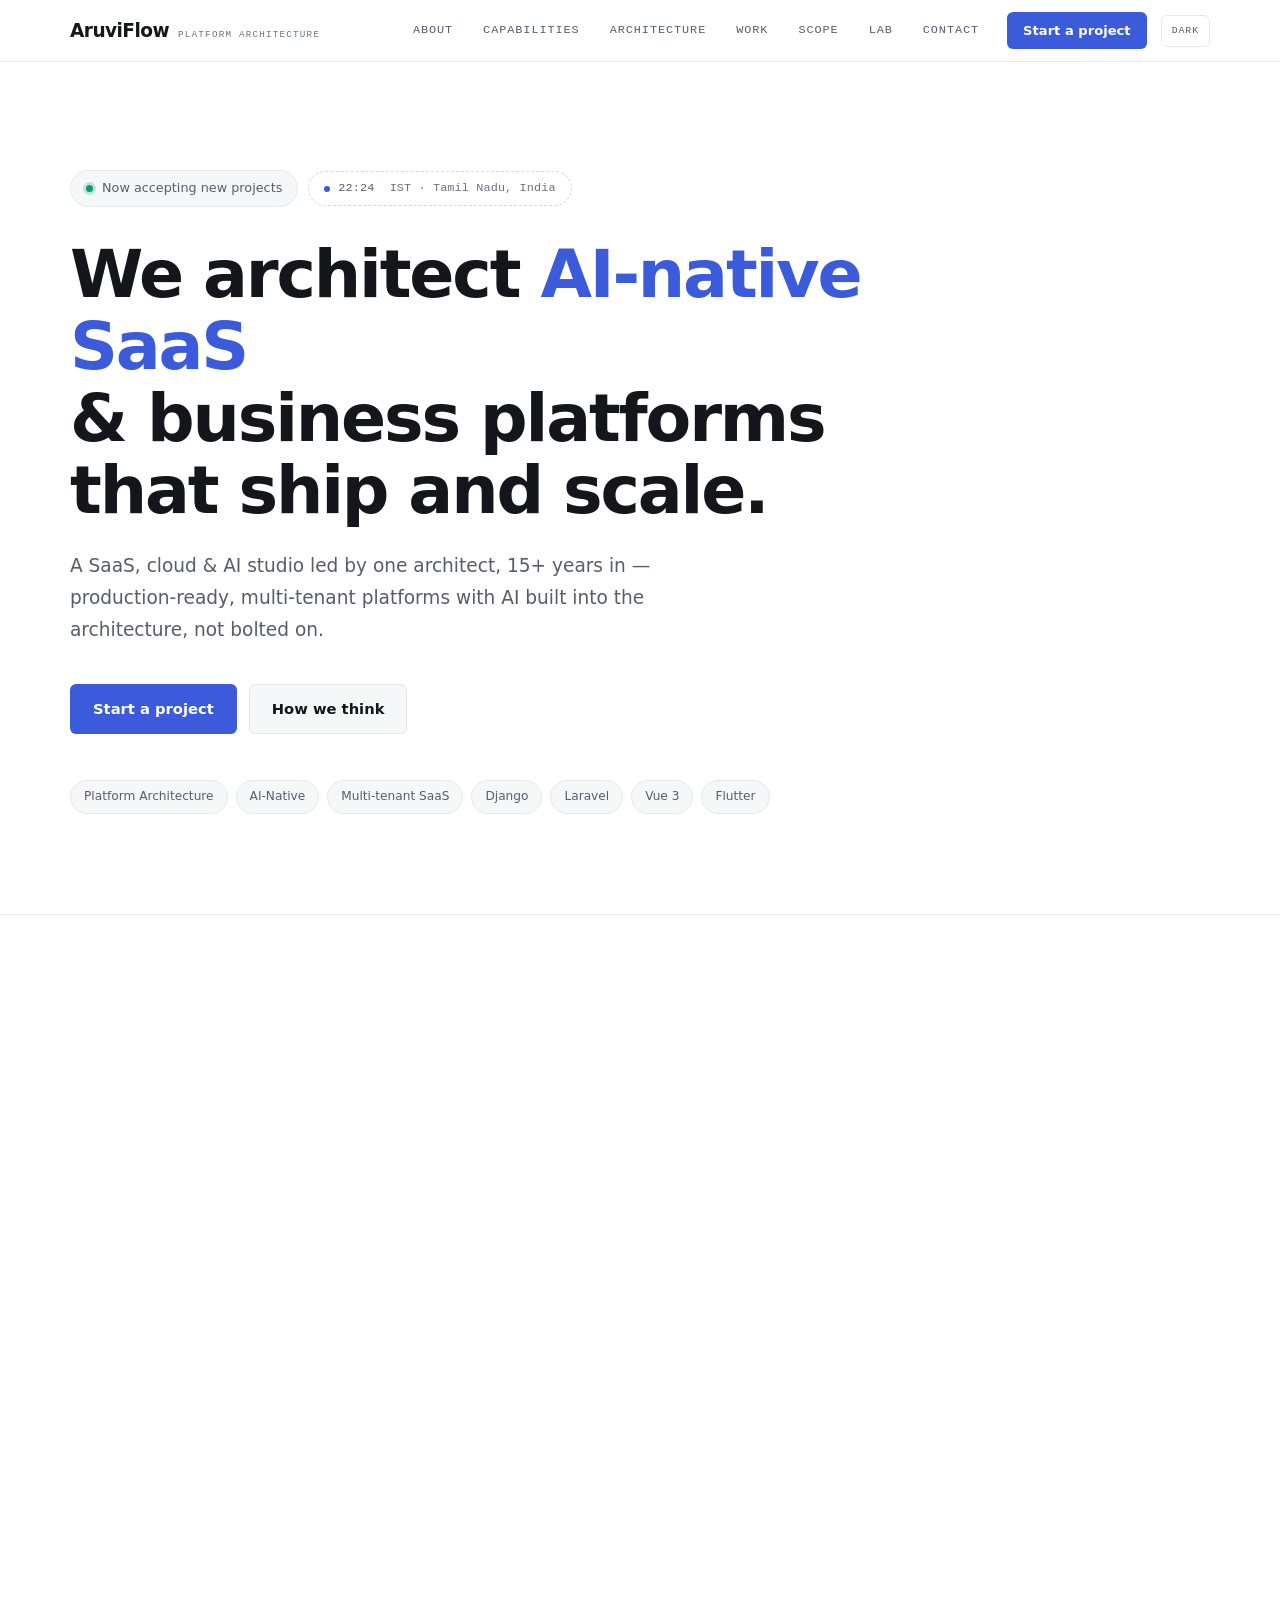
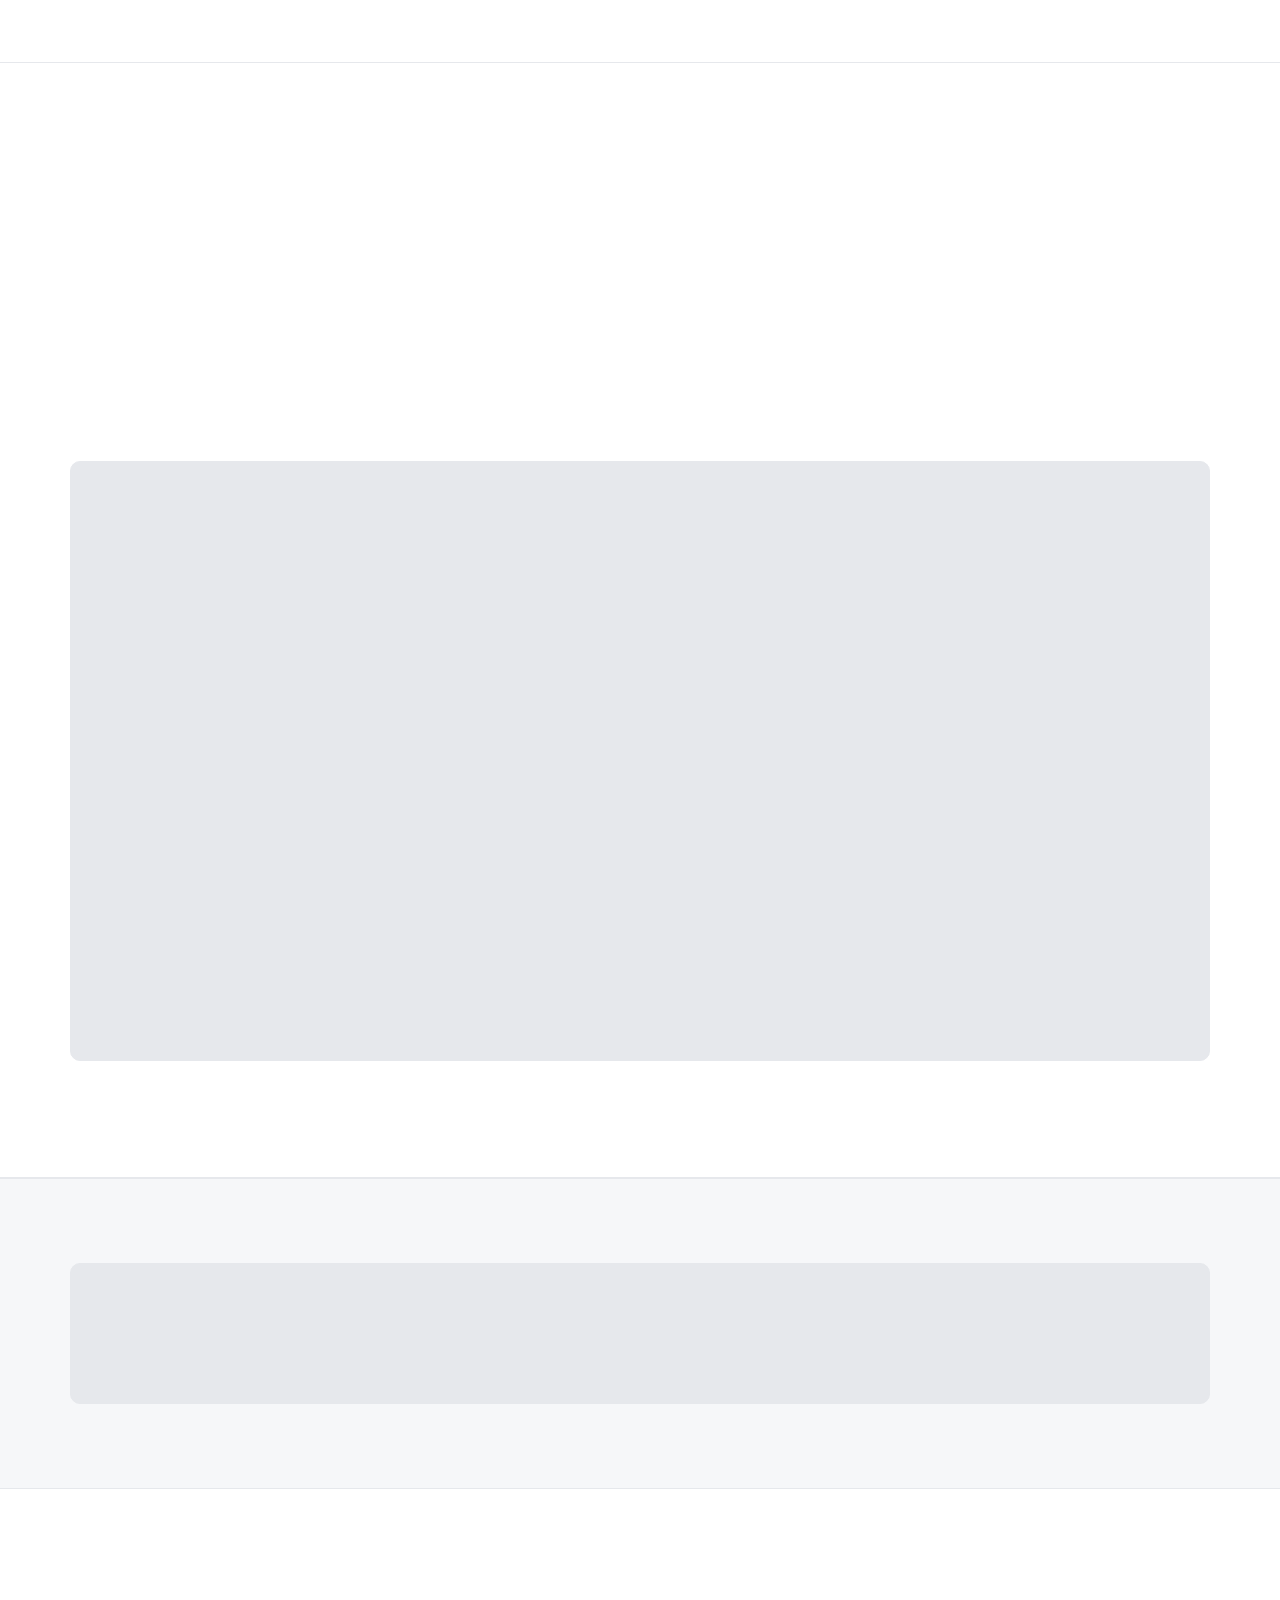
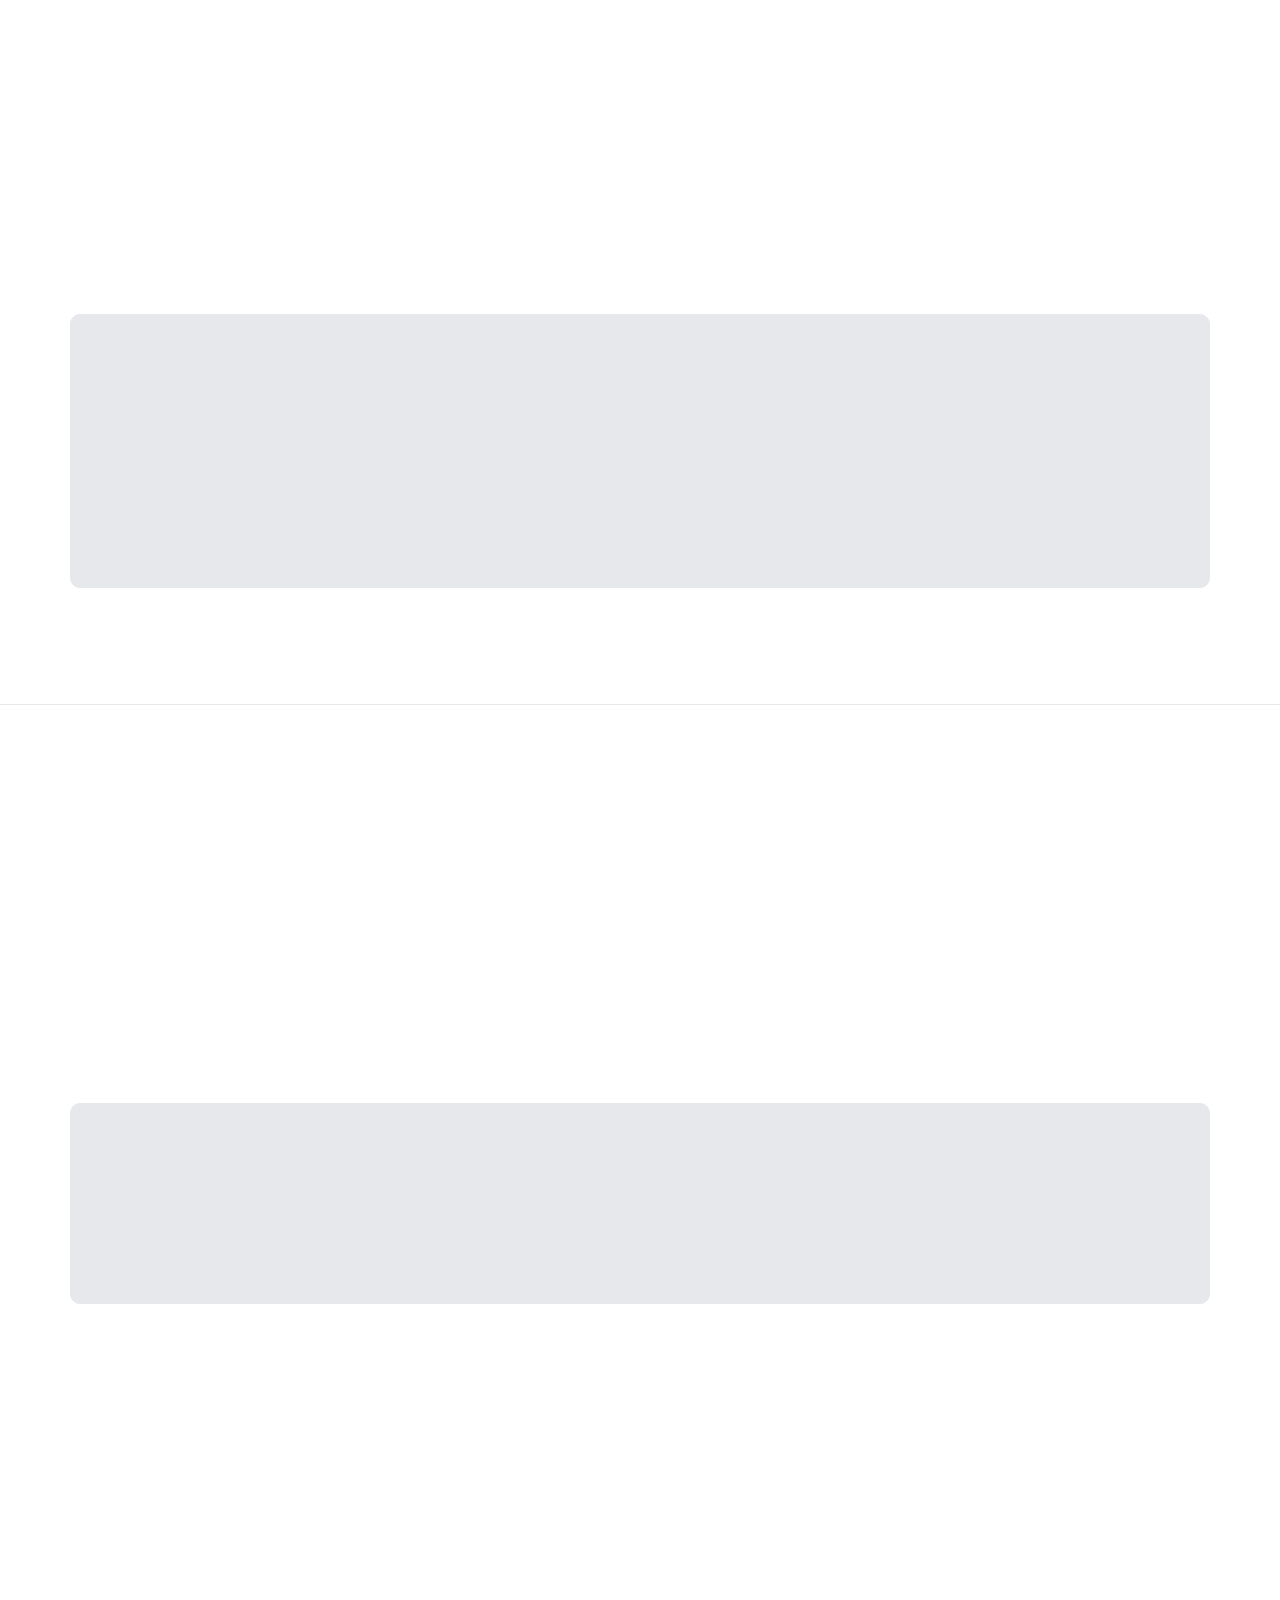
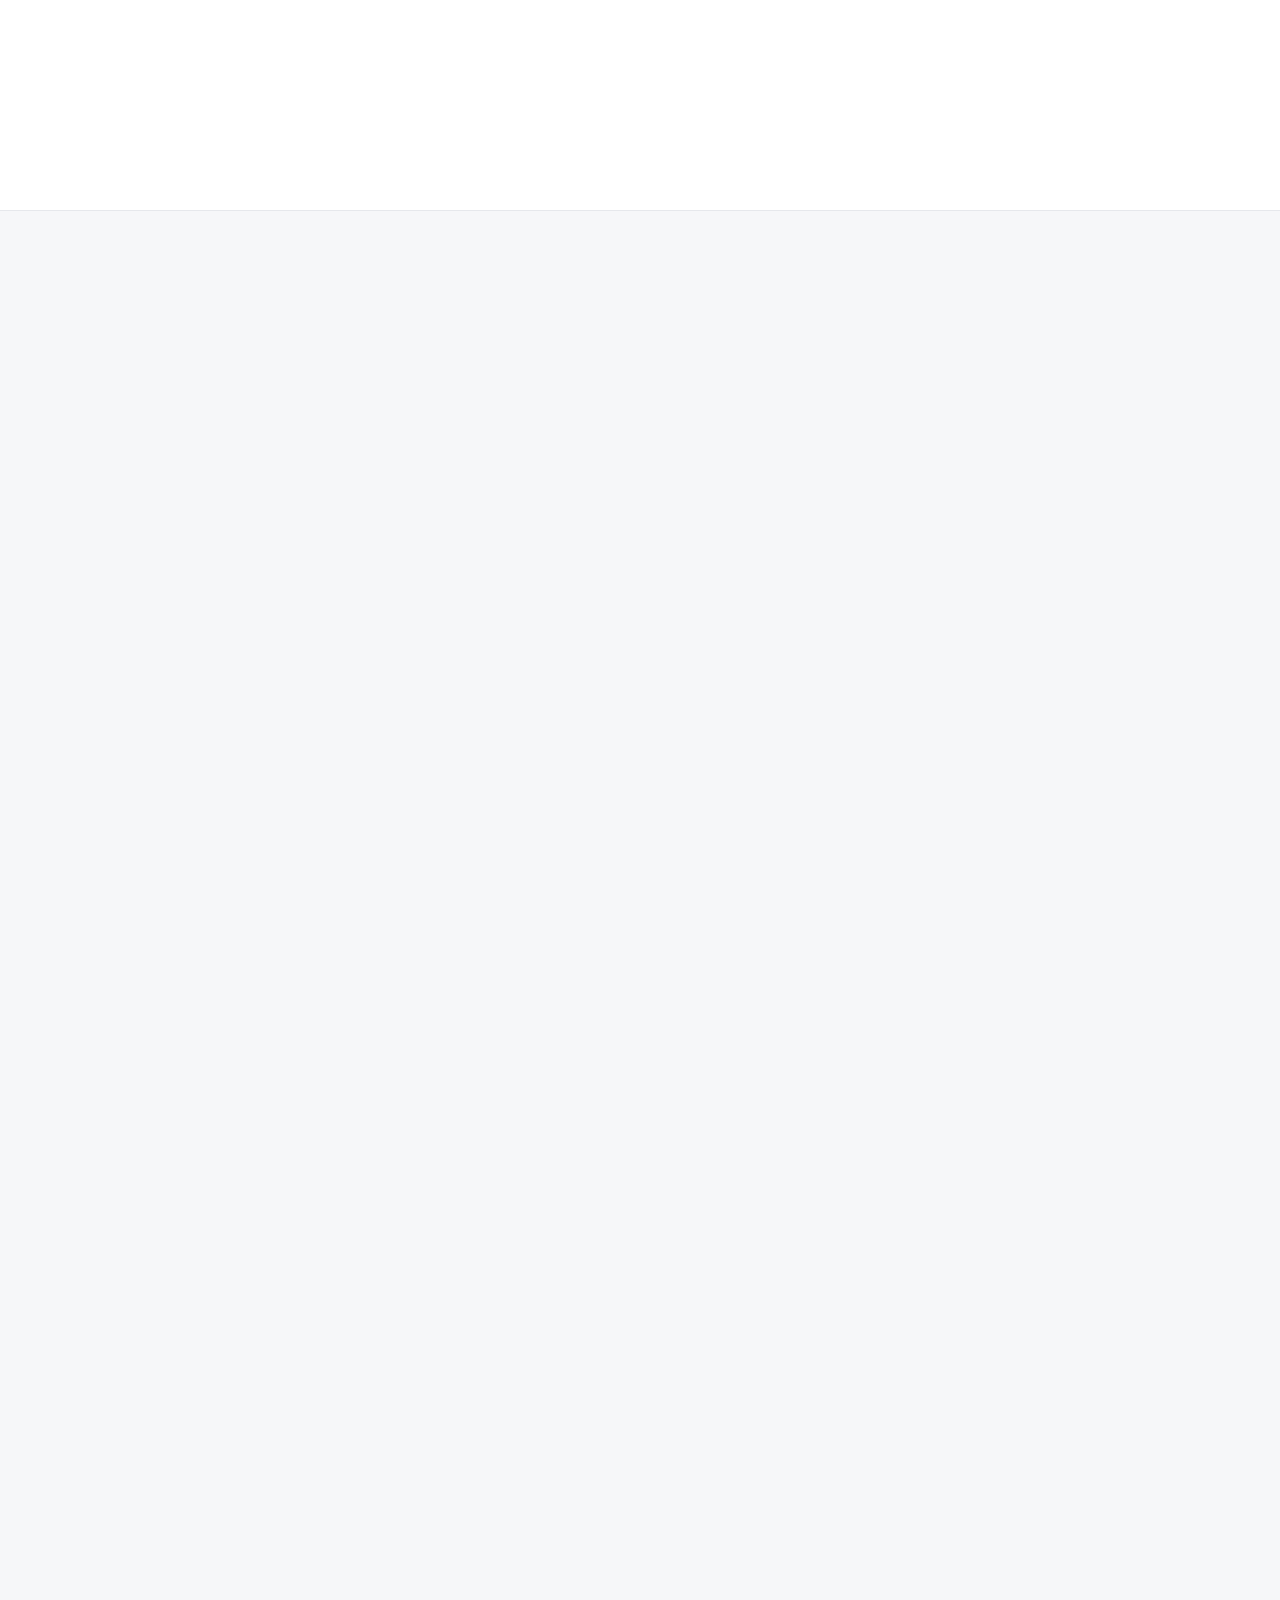
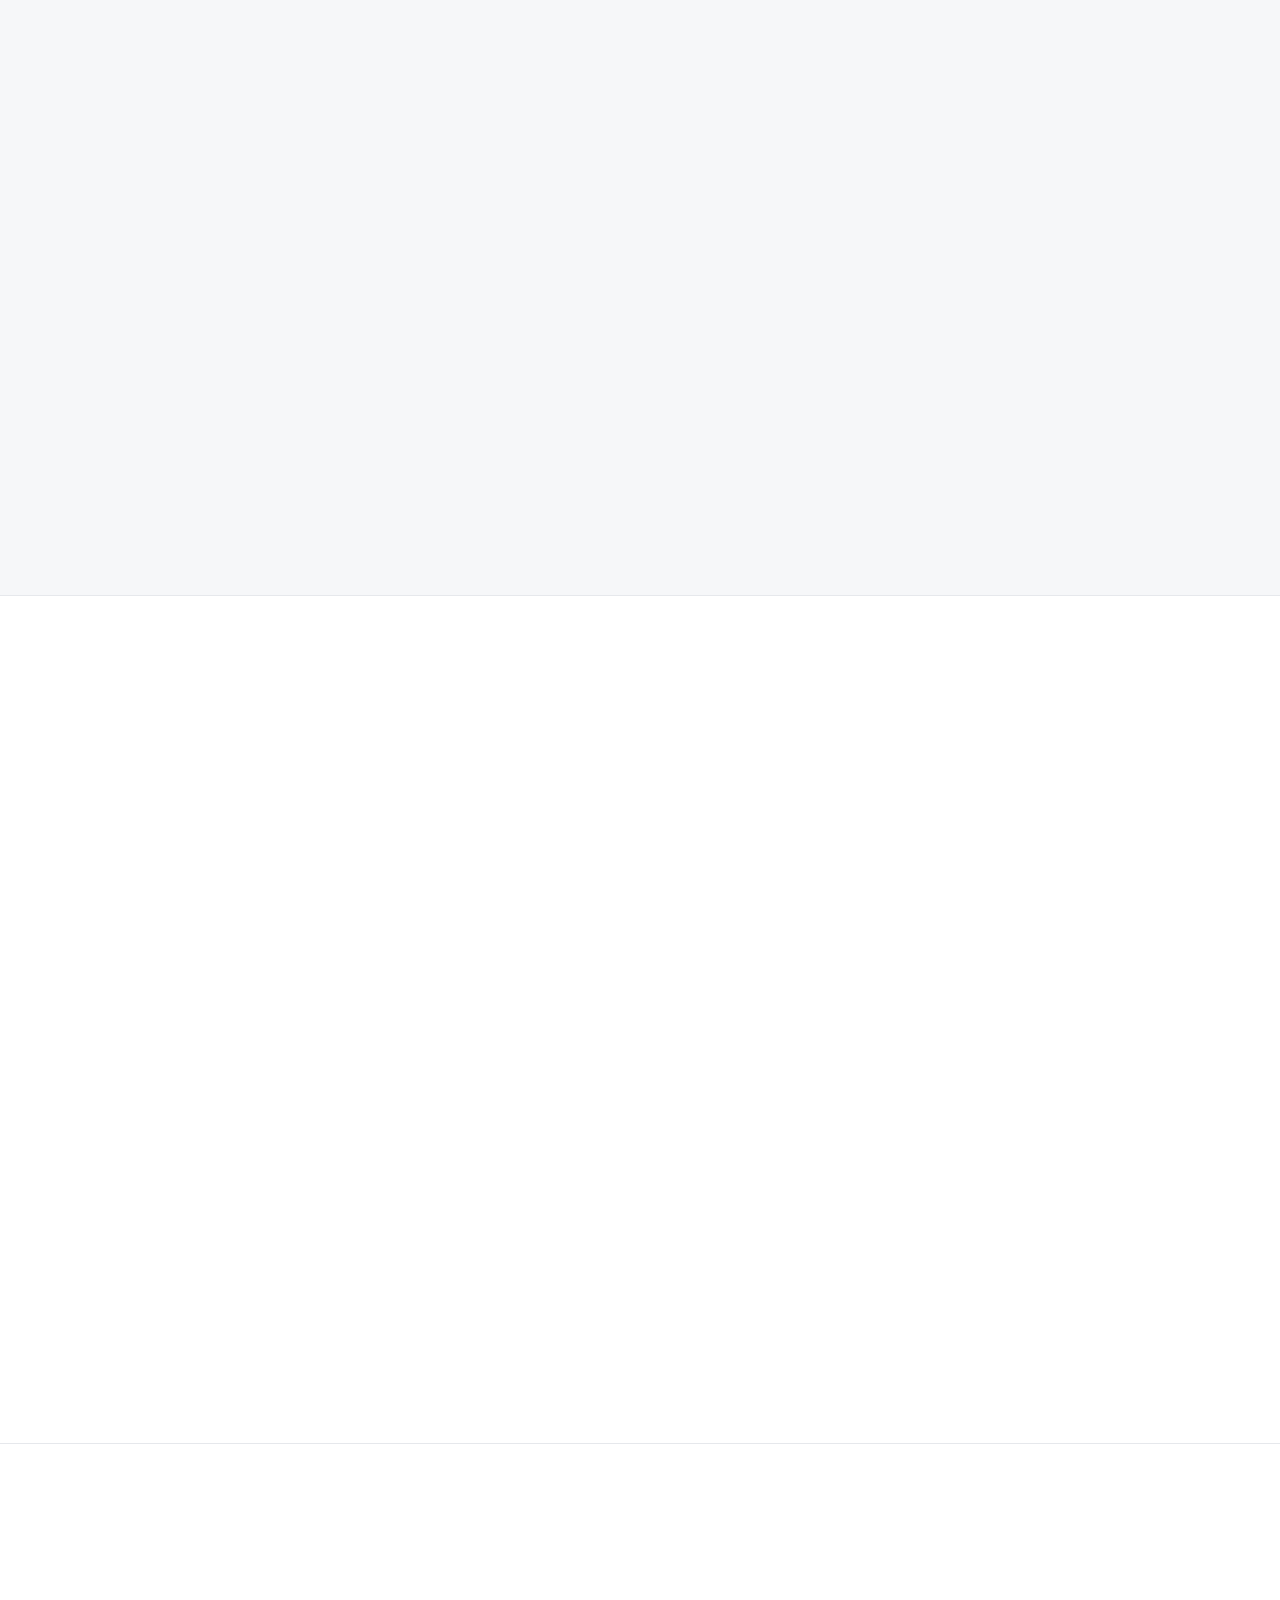
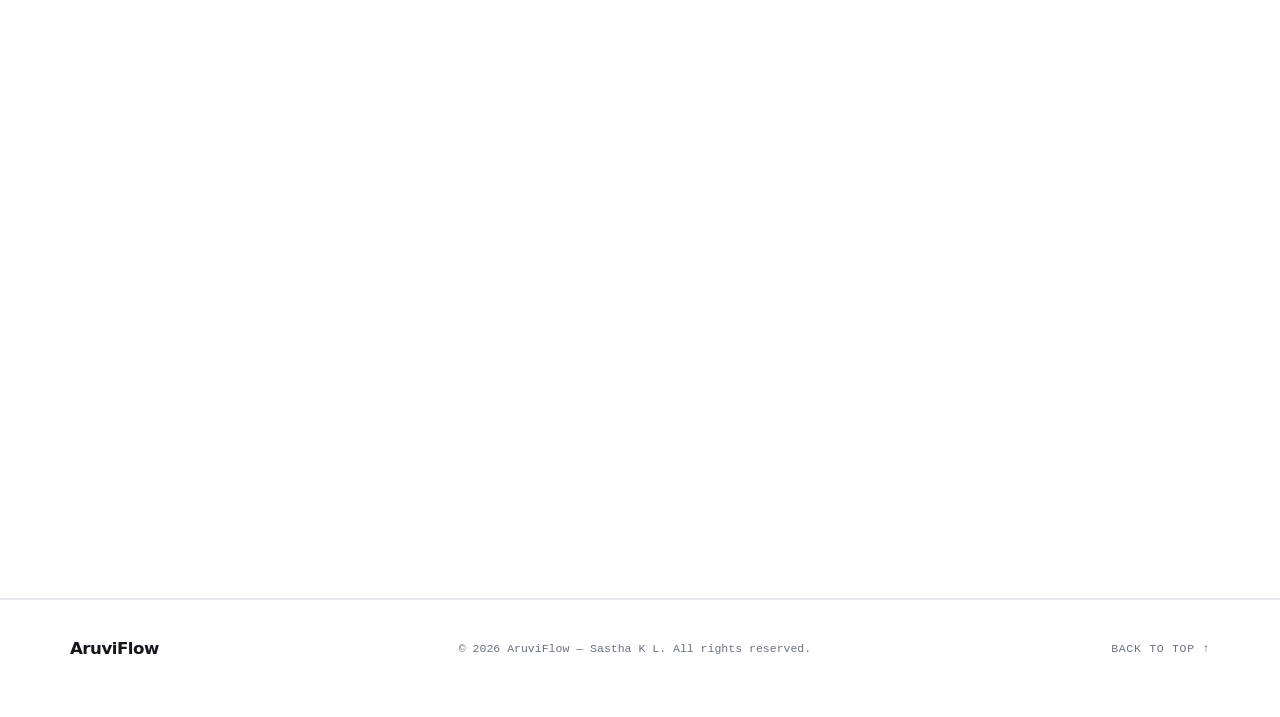
<file: index.html>
<!DOCTYPE html>
<html lang="en">
<head>
    <meta charset="utf-8">
    <meta name="viewport" content="width=device-width, initial-scale=1">

    <!-- Security -->
    <meta http-equiv="Content-Security-Policy" content="
        default-src 'self';
        script-src 'self' https://www.googletagmanager.com https://www.google-analytics.com 'sha256-RByDkCcnzLSKVJ3rVfwYLMP2LR/QWaaLNTM5FGh+5gU=' 'sha256-ZKvz+NFVdzP2Sm31XbYA5i2mt7OTs+WclTfn6lhSI10=';
        style-src 'self' https://fonts.googleapis.com;
        font-src 'self' https://fonts.gstatic.com;
        img-src 'self' data: https://www.google-analytics.com;
        connect-src 'self' https://www.google-analytics.com https://analytics.google.com https://stats.g.doubleclick.net https://formspree.io;
        form-action 'self' https://formspree.io;
        frame-ancestors 'none';
        base-uri 'self';
        object-src 'none';
        upgrade-insecure-requests;
    ">
    <meta http-equiv="X-Content-Type-Options" content="nosniff">
    <meta http-equiv="Referrer-Policy" content="strict-origin-when-cross-origin">
    <meta http-equiv="Permissions-Policy" content="camera=(), microphone=(), geolocation=(), payment=()">
    <meta name="description" content="AruviFlow is a SaaS, cloud & AI architecture studio led by an independent platform architect with 15+ years' experience. We design and build AI-native, multi-tenant SaaS and business platforms — Django, Laravel, Vue 3, Flutter, Azure.">
    <meta name="keywords" content="AI-native architecture, platform architecture, multi-tenant SaaS, RAG systems, AI agents, workflow automation, LLM integration, SaaS development, Django development, Django Ninja, Laravel development, Vue 3, Flutter, offline-first, cloud infrastructure, Azure, Cloudflare, Stripe integration, Razorpay integration, vertical SaaS">
    <meta name="author" content="Sastha K L — AruviFlow">
    <meta name="robots" content="index, follow">
    <meta name="theme-color" content="#FFFFFF" media="(prefers-color-scheme: light)">
    <meta name="theme-color" content="#0B0C0E" media="(prefers-color-scheme: dark)">
    <link rel="canonical" href="https://aruviflow.com/">

    <!-- Open Graph -->
    <meta property="og:type" content="website">
    <meta property="og:url" content="https://aruviflow.com/">
    <meta property="og:site_name" content="AruviFlow">
    <meta property="og:title" content="AruviFlow | AI-Native SaaS & Platform Architecture Studio">
    <meta property="og:description" content="A SaaS, cloud & AI studio led by an independent platform architect with 15+ years' experience — building AI-native, multi-tenant platforms with Django, Laravel, Vue 3, Flutter, and Azure.">
    <meta property="og:image" content="https://aruviflow.com/assets/images/og-image.png">
    <meta property="og:image:width" content="1200">
    <meta property="og:image:height" content="630">
    <meta property="og:locale" content="en_US">

    <!-- Twitter / X -->
    <meta name="twitter:card" content="summary_large_image">
    <meta name="twitter:site" content="@aruviflow">
    <meta name="twitter:title" content="AruviFlow | AI-Native SaaS & Platform Architecture Studio">
    <meta name="twitter:description" content="A SaaS, cloud & AI studio led by an independent platform architect with 15+ years' experience — building AI-native, multi-tenant platforms with Django, Laravel, Vue 3, Flutter, and Azure.">
    <meta name="twitter:image" content="https://aruviflow.com/assets/images/og-image.png">

    <link rel="manifest" href="/manifest.json">
    <title>AruviFlow | AI-Native SaaS & Platform Architecture Studio</title>

    <!-- JSON-LD Structured Data -->
    <script type="application/ld+json">
    {
        "@context": "https://schema.org",
        "@type": "Organization",
        "name": "AruviFlow",
        "url": "https://aruviflow.com",
        "logo": "https://aruviflow.com/assets/images/logo.png",
        "description": "AruviFlow is a SaaS, cloud and AI architecture studio led by an independent platform architect with 15+ years' experience, designing and building AI-native, multi-tenant SaaS and business platforms for startups and growing businesses.",
        "email": "hello@aruviflow.com",
        "founder": {
            "@type": "Person",
            "name": "Sastha K L",
            "jobTitle": "Independent Platform Architect",
            "sameAs": ["https://github.com/frozonfreak"]
        },
        "address": {
            "@type": "PostalAddress",
            "addressRegion": "Tamil Nadu",
            "addressCountry": "IN"
        },
        "areaServed": "Worldwide",
        "serviceType": ["Platform Architecture", "Multi-tenant SaaS Development", "AI-Native Application Architecture", "LLM & RAG Integration", "Cloud Infrastructure", "Mobile App Development", "Payments Integration"],
        "sameAs": [
            "https://github.com/frozonfreak"
        ]
    }
    </script>
    <script type="application/ld+json">
    {
        "@context": "https://schema.org",
        "@type": "WebSite",
        "name": "AruviFlow",
        "url": "https://aruviflow.com"
    }
    </script>

    <!-- Google tag (gtag.js) -->
    <script async src="https://www.googletagmanager.com/gtag/js?id=G-XS0SCLLDST"></script>

    <!-- Set colour theme before paint (no flash) -->
    <script src="assets/js/theme.js"></script>

    <link rel="preconnect" href="https://fonts.googleapis.com">
    <link rel="preconnect" href="https://fonts.gstatic.com" crossorigin>
    <link href="https://fonts.googleapis.com/css2?family=Hanken+Grotesk:wght@400;500;600;700&family=IBM+Plex+Mono:wght@400;500&display=swap" rel="stylesheet">
    <link rel="stylesheet" href="assets/css/style.css">
    <link rel="stylesheet" href="assets/css/responsive.css">
</head>
<body data-brand-name="AruviFlow" data-legal-name="AruviFlow" data-hig-surface="hybrid">

    <a class="skip-link" href="#main-content">Skip to main content</a>

    <!-- Scroll progress -->
    <div class="scroll-progress" id="scroll-progress" aria-hidden="true" data-hig-motion-class="ambient"></div>

    <!-- ── Header ── -->
    <header class="site-header">
        <div class="container">
            <nav class="nav-bar" aria-label="Primary">
                <a class="brand-mark" href="#home" aria-label="AruviFlow home">
                    <span class="brand-word">AruviFlow</span>
                    <span class="brand-tag">Platform architecture</span>
                </a>
                <div class="nav-actions">
                    <div class="nav-links" id="site-menu">
                        <a href="#about">About</a>
                        <a href="#services">Capabilities</a>
                        <a href="#architecture">Architecture</a>
                        <a href="#projects">Work</a>
                        <a href="#estimate">Scope</a>
                        <a href="lab.html">Lab</a>
                        <a href="#contact">Contact</a>
                        <a class="nav-cta" href="#contact">Start a project</a>
                    </div>
                    <button class="theme-toggle" type="button" aria-pressed="false" aria-label="Switch colour theme">Dark</button>
                    <button class="nav-toggle" type="button" aria-expanded="false" aria-controls="site-menu" aria-label="Open navigation">
                        <span></span><span></span><span></span>
                    </button>
                </div>
            </nav>
        </div>
    </header>

    <main id="main-content">

    <!-- ── Hero ── -->
    <section class="hero-section" id="home">
        <div class="container">
            <div class="hero-inner">
                <div class="hero-badge-row">
                    <div class="hero-badge">
                        <span class="badge-dot"></span>
                        Now accepting new projects
                    </div>
                    <div class="hero-clock" id="hero-clock">
                        <span class="clock-dot" aria-hidden="true"></span>
                        <span id="hero-clock-time">--:--</span>&nbsp;IST &middot; Tamil Nadu, India
                    </div>
                </div>
                <h1 class="hero-heading">
                    We architect <span class="text-gradient">AI-native SaaS</span><br>
                    &amp; business platforms<br>
                    that ship and scale.
                </h1>
                <p class="hero-body">
                    A SaaS, cloud &amp; AI studio led by one architect, 15+ years in — production-ready, multi-tenant platforms with AI built into the architecture, not bolted on.
                </p>
                <div class="hero-actions">
                    <a class="btn btn-primary" href="#contact">Start a project</a>
                    <a class="btn btn-ghost" href="#architecture">How we think</a>
                </div>
                <div class="hero-tags">
                    <span>Platform Architecture</span>
                    <span>AI-Native</span>
                    <span>Multi-tenant SaaS</span>
                    <span>Django</span>
                    <span>Laravel</span>
                    <span>Vue 3</span>
                    <span>Flutter</span>
                </div>
            </div>
        </div>
    </section>

    <!-- ── About / Architect ── -->
    <section class="section architect-section" id="about">
        <div class="container">
            <div class="architect-panel">
                <div class="architect-media" data-reveal data-hig-motion-class="narrative">
                    <div class="architect-avatar" aria-hidden="true">SKL</div>
                    <p class="architect-name">Sastha K L</p>
                    <p class="architect-role">Independent Platform Architect</p>
                    <a class="architect-link" href="https://github.com/frozonfreak" target="_blank" rel="noopener noreferrer">
                        <svg width="15" height="15" viewBox="0 0 24 24" fill="currentColor" aria-hidden="true">
                            <path d="M12 0C5.37 0 0 5.37 0 12c0 5.3 3.438 9.8 8.205 11.385.6.113.82-.258.82-.577 0-.285-.01-1.04-.015-2.04-3.338.724-4.042-1.61-4.042-1.61C4.422 18.07 3.633 17.7 3.633 17.7c-1.087-.744.084-.729.084-.729 1.205.084 1.838 1.236 1.838 1.236 1.07 1.835 2.809 1.305 3.495.998.108-.776.417-1.305.76-1.605-2.665-.3-5.466-1.332-5.466-5.93 0-1.31.465-2.38 1.235-3.22-.135-.303-.54-1.523.105-3.176 0 0 1.005-.322 3.3 1.23.96-.267 1.98-.399 3-.405 1.02.006 2.04.138 3 .405 2.28-1.552 3.285-1.23 3.285-1.23.645 1.653.24 2.873.12 3.176.765.84 1.23 1.91 1.23 3.22 0 4.61-2.805 5.625-5.475 5.92.42.36.81 1.096.81 2.22 0 1.606-.015 2.896-.015 3.286 0 .315.21.69.825.57C20.565 21.795 24 17.295 24 12c0-6.63-5.37-12-12-12"/>
                        </svg>
                        github.com/frozonfreak
                    </a>
                </div>
                <div class="architect-copy" data-reveal data-hig-motion-class="narrative">
                    <p class="eyebrow">Who's behind AruviFlow</p>
                    <h2>One architect. 15+ years<br>of shipping platforms.</h2>
                    <p>AruviFlow is led by Sastha K L, an independent software architect and full-stack engineer with 15+ years designing, building, and scaling SaaS products, business platforms, and AI-enabled systems.</p>
                    <p>Every engagement is architected and built by the person you talk to — from data model and APIs through to frontend, cloud infrastructure, payments, and AI integration. No handoffs, no junior team halfway through.</p>
                    <ul class="architect-points">
                        <li>Platform &amp; multi-tenant SaaS architecture</li>
                        <li>AI-native product design — LLMs, RAG, agents, automation</li>
                        <li>Django / Django Ninja &middot; Laravel &middot; Vue 3 &middot; Flutter</li>
                        <li>Azure &middot; Cloudflare &middot; Docker &middot; Stripe &middot; Razorpay</li>
                    </ul>
                </div>
            </div>
        </div>
    </section>

    <!-- ── Capabilities ── -->
    <section class="section" id="services">
        <div class="container">
            <div class="section-header" data-reveal data-hig-motion-class="narrative">
                <p class="eyebrow">Capabilities</p>
                <h2>Architecture-led SaaS, AI<br>&amp; cloud engineering.</h2>
                <p class="section-sub">Six areas we go deep on. Every engagement is scoped to what the product, business model, and scale actually need — not what fills a proposal.</p>
            </div>
            <div class="services-grid">
                <article class="service-card" data-reveal data-hig-motion-class="narrative">
                    <div class="service-icon" aria-hidden="true">
                        <svg width="22" height="22" viewBox="0 0 24 24" fill="none" stroke="currentColor" stroke-width="1.6" stroke-linecap="round" stroke-linejoin="round">
                            <rect x="2" y="3" width="20" height="14" rx="2"/><path d="M8 21h8M12 17v4"/>
                        </svg>
                    </div>
                    <span class="service-num">01</span>
                    <h3>Platform &amp; SaaS Architecture</h3>
                    <p>Multi-tenant systems designed to scale — tenancy model, roles and permissions, subscription billing, usage limits, and operational dashboards that hold up from 10 tenants to 10,000.</p>
                    <div class="service-arrow" aria-hidden="true">
                        <svg width="16" height="16" viewBox="0 0 24 24" fill="none" stroke="currentColor" stroke-width="2" stroke-linecap="round" stroke-linejoin="round"><path d="M7 17L17 7M17 7H7M17 7v10"/></svg>
                    </div>
                </article>

                <article class="service-card" data-reveal data-hig-motion-class="narrative">
                    <div class="service-icon" aria-hidden="true">
                        <svg width="22" height="22" viewBox="0 0 24 24" fill="none" stroke="currentColor" stroke-width="1.6" stroke-linecap="round" stroke-linejoin="round">
                            <path d="M12 2a4 4 0 014 4v2a4 4 0 01-8 0V6a4 4 0 014-4z"/><path d="M2 20c0-4 4-7 10-7s10 3 10 7"/>
                        </svg>
                    </div>
                    <span class="service-num">02</span>
                    <h3>AI-Native Application Architecture</h3>
                    <p>AI built into the product core, not bolted on — LLM pipelines, RAG over domain knowledge, agentic workflows, and structured output with Claude, GPT, and Gemini.</p>
                    <div class="service-arrow" aria-hidden="true">
                        <svg width="16" height="16" viewBox="0 0 24 24" fill="none" stroke="currentColor" stroke-width="2" stroke-linecap="round" stroke-linejoin="round"><path d="M7 17L17 7M17 7H7M17 7v10"/></svg>
                    </div>
                </article>

                <article class="service-card" data-reveal data-hig-motion-class="narrative">
                    <div class="service-icon" aria-hidden="true">
                        <svg width="22" height="22" viewBox="0 0 24 24" fill="none" stroke="currentColor" stroke-width="1.6" stroke-linecap="round" stroke-linejoin="round">
                            <ellipse cx="12" cy="5" rx="9" ry="3"/><path d="M3 5v14c0 1.66 4.03 3 9 3s9-1.34 9-3V5"/><path d="M3 12c0 1.66 4.03 3 9 3s9-1.34 9-3"/>
                        </svg>
                    </div>
                    <span class="service-num">03</span>
                    <h3>Business &amp; Operations Platforms</h3>
                    <p>End-to-end systems for real operations — inventory, sales, payroll, buyers, payments, and the business rules that tie them together into one platform.</p>
                    <div class="service-arrow" aria-hidden="true">
                        <svg width="16" height="16" viewBox="0 0 24 24" fill="none" stroke="currentColor" stroke-width="2" stroke-linecap="round" stroke-linejoin="round"><path d="M7 17L17 7M17 7H7M17 7v10"/></svg>
                    </div>
                </article>

                <article class="service-card" data-reveal data-hig-motion-class="narrative">
                    <div class="service-icon" aria-hidden="true">
                        <svg width="22" height="22" viewBox="0 0 24 24" fill="none" stroke="currentColor" stroke-width="1.6" stroke-linecap="round" stroke-linejoin="round">
                            <polyline points="16 18 22 12 16 6"/><polyline points="8 6 2 12 8 18"/>
                        </svg>
                    </div>
                    <span class="service-num">04</span>
                    <h3>Cloud-Native Infrastructure</h3>
                    <p>Containerised, observable deployments on Azure, Cloudflare, and Laravel Cloud — CI/CD, background workers, and infrastructure cost kept under control.</p>
                    <div class="service-arrow" aria-hidden="true">
                        <svg width="16" height="16" viewBox="0 0 24 24" fill="none" stroke="currentColor" stroke-width="2" stroke-linecap="round" stroke-linejoin="round"><path d="M7 17L17 7M17 7H7M17 7v10"/></svg>
                    </div>
                </article>

                <article class="service-card" data-reveal data-hig-motion-class="narrative">
                    <div class="service-icon" aria-hidden="true">
                        <svg width="22" height="22" viewBox="0 0 24 24" fill="none" stroke="currentColor" stroke-width="1.6" stroke-linecap="round" stroke-linejoin="round">
                            <path d="M22 12h-4l-3 9L9 3l-3 9H2"/>
                        </svg>
                    </div>
                    <span class="service-num">05</span>
                    <h3>Mobile &amp; Offline-First</h3>
                    <p>Flutter and Capacitor apps with offline-first data sync — built for field use where the network can't be assumed and the data still has to reconcile.</p>
                    <div class="service-arrow" aria-hidden="true">
                        <svg width="16" height="16" viewBox="0 0 24 24" fill="none" stroke="currentColor" stroke-width="2" stroke-linecap="round" stroke-linejoin="round"><path d="M7 17L17 7M17 7H7M17 7v10"/></svg>
                    </div>
                </article>

                <article class="service-card" data-reveal data-hig-motion-class="narrative">
                    <div class="service-icon" aria-hidden="true">
                        <svg width="22" height="22" viewBox="0 0 24 24" fill="none" stroke="currentColor" stroke-width="1.6" stroke-linecap="round" stroke-linejoin="round">
                            <path d="M12 22s8-4 8-10V5l-8-3-8 3v7c0 6 8 10 8 10z"/>
                        </svg>
                    </div>
                    <span class="service-num">06</span>
                    <h3>Payments &amp; Subscriptions</h3>
                    <p>Stripe and Razorpay integrations done properly — tiered plans, trials, metered usage, dunning workflows, and full webhook lifecycle handling.</p>
                    <div class="service-arrow" aria-hidden="true">
                        <svg width="16" height="16" viewBox="0 0 24 24" fill="none" stroke="currentColor" stroke-width="2" stroke-linecap="round" stroke-linejoin="round"><path d="M7 17L17 7M17 7H7M17 7v10"/></svg>
                    </div>
                </article>
            </div>
        </div>
    </section>

    <!-- ── Stats ── -->
    <section class="stats-section">
        <div class="container">
            <div class="stats-grid">
                <div class="stat-item" data-reveal data-hig-motion-class="narrative">
                    <p class="stat-number" data-count="15" data-suffix="+">15+</p>
                    <p class="stat-label">Years building platforms</p>
                </div>
                <div class="stat-item" data-reveal data-hig-motion-class="narrative">
                    <p class="stat-number" data-count="3">3</p>
                    <p class="stat-label">Flagship SaaS platforms</p>
                </div>
                <div class="stat-item" data-reveal data-hig-motion-class="narrative">
                    <p class="stat-number" data-count="2">2</p>
                    <p class="stat-label">Open-source Laravel packages</p>
                </div>
                <div class="stat-item" data-reveal data-hig-motion-class="narrative">
                    <p class="stat-number">&#8734;</p>
                    <p class="stat-label">Support after launch</p>
                </div>
            </div>
        </div>
    </section>

    <!-- ── Approach ── -->
    <section class="section approach-section" id="approach">
        <div class="approach-glow" aria-hidden="true"></div>
        <div class="container">
            <div class="section-header" data-reveal data-hig-motion-class="narrative">
                <p class="eyebrow">How we work</p>
                <h2>Architecture first.<br>Then build. Then evolve.</h2>
                <p class="section-sub">We work from both directions — business to system, and system to product — so the foundation fits the problem and the product can grow without rebuilding its core.</p>
            </div>
            <div class="process-grid">
                <article class="process-card" data-reveal data-hig-motion-class="narrative">
                    <span class="process-num">01</span>
                    <h3>Architecture &amp; Scope</h3>
                    <p>We map the workflow, constraints, economics, and users first — then define the tenancy model, data model, and integration points. Scope and success criteria are agreed before code.</p>
                </article>
                <article class="process-card" data-reveal data-hig-motion-class="narrative">
                    <span class="process-num">02</span>
                    <h3>Build &amp; Iterate</h3>
                    <p>Iterative delivery with you in the loop. We pick the right stack for the product and scale — simple and maintainable over novel — and keep decisions reversible where it counts.</p>
                </article>
                <article class="process-card" data-reveal data-hig-motion-class="narrative">
                    <span class="process-num">03</span>
                    <h3>Launch &amp; Evolve</h3>
                    <p>We handle deployment and stay engaged after go-live — shipping improvements, watching the system in production, and evolving the platform as the business changes.</p>
                </article>
            </div>
        </div>
    </section>

    <!-- ── Architecture / Philosophy ── -->
    <section class="section philosophy-section" id="architecture">
        <div class="philosophy-glow" aria-hidden="true"></div>
        <div class="container">
            <div class="section-header" data-reveal data-hig-motion-class="narrative">
                <p class="eyebrow">How we think about architecture</p>
                <h2>Simple systems<br>that outlast the first release.</h2>
                <p class="section-sub">The goal isn't the newest technology — it's the right combination for the product, business model, scale, and what it costs to operate.</p>
            </div>
            <div class="philosophy-grid">
                <article class="philosophy-card" data-reveal data-hig-motion-class="narrative">
                    <span class="philosophy-dir">Business &rarr; System</span>
                    <h3>Understand before architecting</h3>
                    <p>Workflow, constraints, economics, and user needs come first. The architecture follows from the problem — not from a stack we wanted to use.</p>
                </article>
                <article class="philosophy-card" data-reveal data-hig-motion-class="narrative">
                    <span class="philosophy-dir">System &rarr; Product</span>
                    <h3>Build a foundation that evolves</h3>
                    <p>The technical core is designed so the product can grow — new features, new tenants, new integrations — without repeatedly rebuilding what it stands on.</p>
                </article>
            </div>
            <figure class="philosophy-diagram" data-reveal data-hig-motion-class="narrative">
                <svg viewBox="0 0 640 290" role="img" aria-labelledby="phil-diagram-title" xmlns="http://www.w3.org/2000/svg">
                    <title id="phil-diagram-title">Business context shapes the architecture; the architecture is designed so the product evolves without a rewrite.</title>
                    <g text-anchor="middle" font-family="'Hanken Grotesk', sans-serif">
                        <rect x="158" y="16" width="324" height="58" rx="8" fill="var(--accent-wash)" stroke="var(--accent)" stroke-width="1.25"/>
                        <text x="320" y="40" fill="var(--ink)" font-size="14" font-weight="600">Business &amp; operations</text>
                        <text x="320" y="59" fill="var(--ink-3)" font-size="10.5" font-family="'IBM Plex Mono', monospace">workflow &middot; constraints &middot; economics &middot; users</text>

                        <rect x="158" y="114" width="324" height="58" rx="8" fill="var(--accent-wash)" stroke="var(--accent)" stroke-width="1.75"/>
                        <text x="320" y="138" fill="var(--ink)" font-size="14" font-weight="600">Architecture</text>
                        <text x="320" y="157" fill="var(--ink-3)" font-size="10.5" font-family="'IBM Plex Mono', monospace">tenancy &middot; data model &middot; APIs &middot; integrations</text>

                        <rect x="158" y="212" width="324" height="58" rx="8" fill="var(--accent-wash)" stroke="var(--accent)" stroke-width="1.25"/>
                        <text x="320" y="236" fill="var(--ink)" font-size="14" font-weight="600">Product</text>
                        <text x="320" y="255" fill="var(--ink-3)" font-size="10.5" font-family="'IBM Plex Mono', monospace">features that ship and keep evolving</text>
                    </g>
                    <g stroke="var(--accent)" stroke-width="1.25" fill="none">
                        <path d="M132 45 L132 143"/>
                        <path d="M127 143 L132 134 L137 143" fill="var(--accent)"/>
                    </g>
                    <text x="112" y="100" fill="var(--accent)" font-size="9.5" font-family="'IBM Plex Mono', monospace" text-anchor="middle" transform="rotate(-90 112 100)" letter-spacing="1.5">SHAPES</text>
                    <g stroke="var(--ink-3)" stroke-width="1.25" fill="none" stroke-dasharray="3 4">
                        <path d="M508 241 L508 45"/>
                    </g>
                    <path d="M503 54 L508 44 L513 54" fill="var(--ink-3)" stroke="none"/>
                    <text x="536" y="143" fill="var(--ink-3)" font-size="9.5" font-family="'IBM Plex Mono', monospace" text-anchor="middle" transform="rotate(90 536 143)" letter-spacing="1.5">EVOLVES &middot; NO REWRITE</text>
                </svg>
                <figcaption class="philosophy-figcaption">Fig. 03 — direction of design</figcaption>
            </figure>
        </div>
    </section>

    <!-- ── Projects ── -->
    <section class="section projects-section" id="projects">
        <div class="container">
            <div class="section-header" data-reveal data-hig-motion-class="narrative">
                <p class="eyebrow">Our work</p>
                <h2>Platforms and AI products<br>we've built and shipped.</h2>
            </div>
            <div class="projects-grid">

                <!-- NilamFlow -->
                <article class="project-card project-card-highlight" data-reveal data-hig-motion-class="narrative">
                    <div class="project-card-top">
                        <span class="project-badge project-badge-teal">Farm Management SaaS</span>
                        <a class="project-gh-link" href="https://nilamflow.com/" target="_blank" rel="noopener noreferrer" aria-label="Visit NilamFlow">
                            <svg width="15" height="15" viewBox="0 0 24 24" fill="none" stroke="currentColor" stroke-width="2" stroke-linecap="round" stroke-linejoin="round" aria-hidden="true">
                                <path d="M18 13v6a2 2 0 01-2 2H5a2 2 0 01-2-2V8a2 2 0 012-2h6M15 3h6v6M10 14L21 3"/>
                            </svg>
                            Visit site
                        </a>
                    </div>
                    <p class="project-meta">Solo build &middot; Live in production &middot; Ongoing</p>
                    <h3 class="project-name project-name-gradient">NilamFlow</h3>
                    <p class="project-tagline">Farm operations software built for Indian farms — from field to market in one platform.</p>
                    <p class="project-desc">NilamFlow is a multi-tenant SaaS application enabling farm owners and operators to run field-to-market operations from one integrated platform. It serves farms with multiple locations and workforces — seasonal pickers through to permanent staff — with harvest tracking, payroll, vendor dispatch, retail sales, inventory, and financial reporting.</p>
                    <ul class="project-features">
                        <li>Harvest session lifecycle — open → closed → payroll pending → paid, with per-worker weight and rate tracking</li>
                        <li>Component-based payroll — allowances, bonuses, deductions with draft → approved → paid workflow and PDF payslip export</li>
                        <li>Vendor dispatch and retail sales with credit limits, PDF invoices, and payment tracking</li>
                        <li>Razorpay subscription billing with tiered plans, dunning workflow, and 3-stage email reminders</li>
                        <li>AI crop price intelligence via Claude API with trend monitoring and source configuration</li>
                    </ul>
                    <div class="project-tech">
                        <span>Laravel 12</span>
                        <span>Livewire 3</span>
                        <span>Razorpay</span>
                        <span>Claude AI</span>
                        <span>MariaDB</span>
                        <span>Multi-tenant</span>
                    </div>

                </article>

                <!-- Farm Doctor -->
                <article class="project-card project-card-highlight" data-reveal data-hig-motion-class="narrative">
                    <div class="project-card-top">
                        <span class="project-badge project-badge-teal">RAG &middot; AI &middot; In Production</span>
                        <a class="project-gh-link" href="https://nilamflow.com/" target="_blank" rel="noopener noreferrer" aria-label="See Farm Doctor in NilamFlow">
                            <svg width="15" height="15" viewBox="0 0 24 24" fill="none" stroke="currentColor" stroke-width="2" stroke-linecap="round" stroke-linejoin="round" aria-hidden="true">
                                <path d="M18 13v6a2 2 0 01-2 2H5a2 2 0 01-2-2V8a2 2 0 012-2h6M15 3h6v6M10 14L21 3"/>
                            </svg>
                            Visit site
                        </a>
                    </div>
                    <p class="project-meta">Solo build &middot; Live in production &middot; Part of NilamFlow</p>
                    <h3 class="project-name project-name-gradient">Farm Doctor</h3>
                    <p class="project-tagline">The RAG engine behind <strong>nilamAI</strong> — NilamFlow's in-app agronomy assistant.</p>
                    <p class="project-desc">Farm Doctor is a retrieval-augmented knowledge system for Indian agriculture, shipped in production as <strong>nilamAI</strong> inside NilamFlow. It indexes authoritative sources — advisories, package-of-practice documents, and crop guidance — and answers grower questions through LLM assistance anchored to that corpus rather than open-ended generation.</p>
                    <ul class="project-features">
                        <li>Live in production as nilamAI, the assistant layer inside the NilamFlow platform</li>
                        <li>RAG pipeline over a curated corpus of authoritative Indian agricultural sources</li>
                        <li>Answers stay grounded in and cite the indexed corpus, not free-form generation</li>
                        <li>Domain-tuned retrieval across crops, practices, inputs, and seasonal guidance</li>
                    </ul>
                    <div class="project-tech">
                        <span>RAG</span>
                        <span>LLM</span>
                        <span>Vector Retrieval</span>
                        <span>Claude AI</span>
                        <span>Multi-tenant</span>
                    </div>
                </article>

                <!-- GraftAI -->
                <article class="project-card project-card-highlight" data-reveal data-hig-motion-class="narrative">
                    <div class="project-card-top">
                        <span class="project-badge project-badge-teal">Open Source</span>
                        <a class="project-gh-link" href="https://github.com/frozonfreak/graftai" target="_blank" rel="noopener noreferrer" aria-label="View GraftAI on GitHub">
                            <svg width="15" height="15" viewBox="0 0 24 24" fill="currentColor" aria-hidden="true">
                                <path d="M12 0C5.37 0 0 5.37 0 12c0 5.3 3.438 9.8 8.205 11.385.6.113.82-.258.82-.577 0-.285-.01-1.04-.015-2.04-3.338.724-4.042-1.61-4.042-1.61C4.422 18.07 3.633 17.7 3.633 17.7c-1.087-.744.084-.729.084-.729 1.205.084 1.838 1.236 1.838 1.236 1.07 1.835 2.809 1.305 3.495.998.108-.776.417-1.305.76-1.605-2.665-.3-5.466-1.332-5.466-5.93 0-1.31.465-2.38 1.235-3.22-.135-.303-.54-1.523.105-3.176 0 0 1.005-.322 3.3 1.23.96-.267 1.98-.399 3-.405 1.02.006 2.04.138 3 .405 2.28-1.552 3.285-1.23 3.285-1.23.645 1.653.24 2.873.12 3.176.765.84 1.23 1.91 1.23 3.22 0 4.61-2.805 5.625-5.475 5.92.42.36.81 1.096.81 2.22 0 1.606-.015 2.896-.015 3.286 0 .315.21.69.825.57C20.565 21.795 24 17.295 24 12c0-6.63-5.37-12-12-12"/>
                            </svg>
                            View on GitHub
                        </a>
                    </div>
                    <p class="project-meta">Solo build &middot; Open source &middot; Active</p>
                    <h3 class="project-name project-name-gradient">GraftAI</h3>
                    <p class="project-tagline">Let your users tell you what to build next.</p>
                    <p class="project-desc">GraftAI is an open-source Laravel package for multi-tenant SaaS platforms. Tenants describe what they need in plain English — GraftAI uses Claude AI to convert that into a live, scheduled data pipeline instantly. No code, no deployment. Over time it watches which pipelines tenants independently build, spots patterns, and surfaces them as one-click feature promotions — turning real usage into your product roadmap.</p>
                    <ul class="project-features">
                        <li>Plain English → live data pipeline via Claude AI — no code required</li>
                        <li>Scheduled execution with email and webhook notification triggers</li>
                        <li>Automatic pattern detection surfaces feature candidates across tenants</li>
                        <li>One-click promotion turns usage signals into versioned platform features</li>
                    </ul>
                    <div class="project-tech">
                        <span>Laravel</span>
                        <span>Claude AI</span>
                        <span>Multi-tenant</span>
                        <span>Open Source</span>
                    </div>
                    <div class="project-install" aria-label="Install command">
                        <span class="install-prompt">$</span>
                        composer require frozonfreak/graftai
                    </div>
                </article>

                <!-- Portfolio Intelligence System -->
                <article class="project-card project-card-highlight" data-reveal data-hig-motion-class="narrative">
                    <div class="project-card-top">
                        <span class="project-badge project-badge-teal">Behavioral Analytics</span>
                    </div>
                    <p class="project-meta">Solo build &middot; Internal tool &middot; Active</p>
                    <h3 class="project-name project-name-gradient">Portfolio Intelligence System</h3>
                    <p class="project-tagline">Behavioral telemetry for developer-AI collaboration — signal-driven and archetype-aware.</p>
                    <p class="project-desc">A behavioral telemetry platform that ingests raw development events — commits, edits, AI prompts, refactors — and processes them through a service-oriented pipeline to produce normalized signals, effort scores (0–10), and archetype classifications across 6 developer profiles.</p>
                    <ul class="project-features">
                        <li>6 core signals aggregated over rolling 7-day and 30-day windows</li>
                        <li>Softmax-based archetype classification: Architect, AI Conductor, Refiner, and more</li>
                        <li>Vue 3 dashboard with real-time charts and live event streams</li>
                        <li>Simulation endpoint generating 18-session mock telemetry for local testing</li>
                        <li>Clean architecture — Form Request validation, dedicated service layer, cached signal storage</li>
                    </ul>
                    <div class="project-tech">
                        <span>Laravel 13</span>
                        <span>PHP 8.3</span>
                        <span>Vue 3</span>
                        <span>Tailwind CSS 4</span>
                        <span>PostgreSQL</span>
                        <span>Pest</span>
                    </div>
                </article>

                <!-- Plan Manager -->
                <article class="project-card project-card-highlight" data-reveal data-hig-motion-class="narrative">
                    <div class="project-card-top">
                        <span class="project-badge project-badge-teal">Open Source · Laravel Package</span>
                        <a class="project-gh-link" href="https://github.com/frozonfreak/plan-manager" target="_blank" rel="noopener noreferrer" aria-label="View Plan Manager on GitHub">
                            <svg width="15" height="15" viewBox="0 0 24 24" fill="currentColor" aria-hidden="true">
                                <path d="M12 0C5.37 0 0 5.37 0 12c0 5.3 3.438 9.8 8.205 11.385.6.113.82-.258.82-.577 0-.285-.01-1.04-.015-2.04-3.338.724-4.042-1.61-4.042-1.61C4.422 18.07 3.633 17.7 3.633 17.7c-1.087-.744.084-.729.084-.729 1.205.084 1.838 1.236 1.838 1.236 1.07 1.835 2.809 1.305 3.495.998.108-.776.417-1.305.76-1.605-2.665-.3-5.466-1.332-5.466-5.93 0-1.31.465-2.38 1.235-3.22-.135-.303-.54-1.523.105-3.176 0 0 1.005-.322 3.3 1.23.96-.267 1.98-.399 3-.405 1.02.006 2.04.138 3 .405 2.28-1.552 3.285-1.23 3.285-1.23.645 1.653.24 2.873.12 3.176.765.84 1.23 1.91 1.23 3.22 0 4.61-2.805 5.625-5.475 5.92.42.36.81 1.096.81 2.22 0 1.606-.015 2.896-.015 3.286 0 .315.21.69.825.57C20.565 21.795 24 17.295 24 12c0-6.63-5.37-12-12-12"/>
                            </svg>
                            View on GitHub
                        </a>
                    </div>
                    <p class="project-meta">Solo build &middot; Open source package &middot; Stable</p>
                    <h3 class="project-name project-name-gradient">Plan Manager</h3>
                    <p class="project-tagline">Remove hardcoded pricing and access logic from your Laravel SaaS — for good.</p>
                    <p class="project-desc">Plan Manager is a Laravel-native package that centralises plan configuration, feature entitlements, usage limits, trials, and add-ons in one place — keeping billing-provider logic entirely separate. Inspired by Magento-style rule configuration, it gives SaaS applications a clean API for access control without coupling to Stripe, Razorpay, Paddle, or Cashier.</p>
                    <ul class="project-features">
                        <li>Feature entitlement resolution and numeric usage-limit enforcement via a single clean API</li>
                        <li>Time-limited, usage-limited, and hybrid trial support with full state tracking</li>
                        <li>Plan versioning — ship pricing changes without breaking existing subscribers</li>
                        <li>Add-on availability and rule-based plan behaviour out of the box</li>
                        <li>Billing-provider-agnostic — works alongside Stripe, Razorpay, Paddle, Chargebee, or Cashier</li>
                    </ul>
                    <div class="project-tech">
                        <span>Laravel</span>
                        <span>PHP</span>
                        <span>SaaS</span>
                        <span>Multi-tenant</span>
                        <span>Open Source</span>
                    </div>
                </article>

                <!-- ComposerAI -->
                <article class="project-card project-card-highlight" data-reveal data-hig-motion-class="narrative">
                    <div class="project-card-top">
                        <span class="project-badge project-badge-teal">SaaS &middot; Healthcare AI</span>
                        <a class="project-gh-link" href="https://composermedical.com/" target="_blank" rel="noopener noreferrer" aria-label="Visit ComposerAI">
                            <svg width="15" height="15" viewBox="0 0 24 24" fill="none" stroke="currentColor" stroke-width="2" stroke-linecap="round" stroke-linejoin="round" aria-hidden="true">
                                <path d="M18 13v6a2 2 0 01-2 2H5a2 2 0 01-2-2V8a2 2 0 012-2h6M15 3h6v6M10 14L21 3"/>
                            </svg>
                            Visit site
                        </a>
                    </div>
                    <p class="project-meta">Solo build &middot; Live in production &middot; Client project</p>
                    <h3 class="project-name project-name-gradient">ComposerAI</h3>
                    <p class="project-tagline">Clinical documentation that writes itself — in seconds.</p>
                    <p class="project-desc">ComposerAI is a full-stack SaaS platform that automates clinical documentation for healthcare practitioners. Doctors record or upload consultation audio; the platform transcribes, structures, and generates complete clinical notes and letters — ready to review in seconds, tuned per medical specialty.</p>
                    <ul class="project-features">
                        <li>Real-time transcription — live audio streamed via WebSocket to OpenAI Whisper and LemonFox for instant transcripts</li>
                        <li>Multi-model LLM pipeline — GPT-4/5 and Gemini 2.5 with specialty-specific models per clinical section (HxPC, medications, examination, management plan)</li>
                        <li>Template &amp; personality engine — customisable per specialty (psychiatry, orthopaedics, PT/OT) with RAG-based retrieval via Weaviate</li>
                        <li>Multi-tenant SaaS — organisation-scoped data isolation, role-based access, and per-party subscription enforcement</li>
                        <li>Stripe billing — usage-based limits, trial management, and full webhook lifecycle handling</li>
                    </ul>

                    <div class="project-tech">
                        <span>Django 5.1</span>
                        <span>Vue 3</span>
                        <span>OpenAI</span>
                        <span>Gemini 2.5</span>
                        <span>LangChain</span>
                        <span>Weaviate</span>
                        <span>WebSockets</span>
                        <span>PostgreSQL</span>
                        <span>Azure</span>
                        <span>Stripe</span>
                    </div>
                </article>

                <!-- The Web HIG -->
                <article class="project-card project-card-highlight" data-reveal data-hig-motion-class="narrative">
                    <div class="project-card-top">
                        <span class="project-badge project-badge-teal">Open Standard &middot; AI</span>
                        <span class="project-gh-links">
                            <a class="project-gh-link" href="https://hig.aruviflow.com/" target="_blank" rel="noopener noreferrer" aria-label="View The Web HIG demo">
                                <svg width="15" height="15" viewBox="0 0 24 24" fill="none" stroke="currentColor" stroke-width="2" stroke-linecap="round" stroke-linejoin="round" aria-hidden="true">
                                    <path d="M18 13v6a2 2 0 01-2 2H5a2 2 0 01-2-2V8a2 2 0 012-2h6M15 3h6v6M10 14L21 3"/>
                                </svg>
                                Live demo
                            </a>
                            <a class="project-gh-link" href="https://github.com/frozonfreak/hig" target="_blank" rel="noopener noreferrer" aria-label="View The Web HIG on GitHub">
                                <svg width="15" height="15" viewBox="0 0 24 24" fill="currentColor" aria-hidden="true">
                                    <path d="M12 0C5.37 0 0 5.37 0 12c0 5.3 3.438 9.8 8.205 11.385.6.113.82-.258.82-.577 0-.285-.01-1.04-.015-2.04-3.338.724-4.042-1.61-4.042-1.61C4.422 18.07 3.633 17.7 3.633 17.7c-1.087-.744.084-.729.084-.729 1.205.084 1.838 1.236 1.838 1.236 1.07 1.835 2.809 1.305 3.495.998.108-.776.417-1.305.76-1.605-2.665-.3-5.466-1.332-5.466-5.93 0-1.31.465-2.38 1.235-3.22-.135-.303-.54-1.523.105-3.176 0 0 1.005-.322 3.3 1.23.96-.267 1.98-.399 3-.405 1.02.006 2.04.138 3 .405 2.28-1.552 3.285-1.23 3.285-1.23.645 1.653.24 2.873.12 3.176.765.84 1.23 1.91 1.23 3.22 0 4.61-2.805 5.625-5.475 5.92.42.36.81 1.096.81 2.22 0 1.606-.015 2.896-.015 3.286 0 .315.21.69.825.57C20.565 21.795 24 17.295 24 12c0-6.63-5.37-12-12-12"/>
                                </svg>
                                View on GitHub
                            </a>
                        </span>
                    </div>
                    <p class="project-meta">Author &amp; maintainer &middot; Open standard &middot; v1.9.0</p>
                    <h3 class="project-name project-name-gradient">The Web HIG</h3>
                    <p class="project-tagline">An open behavioural standard for how modern web interfaces should work — readable by humans and AI agents alike.</p>
                    <p class="project-desc">The Web HIG (Universal Human Interface Guidelines) is a vendor-neutral, lintable contract for web application behaviour. It complements WCAG, design systems, and HTML/CSS by specifying interaction, state, and UX consistency rather than visual style — giving developers and AI coding agents a shared set of rules to follow and validate in CI.</p>
                    <ul class="project-features">
                        <li>98 rules across 10 governance layers (0&ndash;9) — UX, information architecture, design tokens, interaction &amp; state, accessibility, performance, AI enforcement, QA gates, and security &amp; privacy</li>
                        <li>Four page archetypes — Content, Commerce, Application, and Auth — each with tailored rule sets</li>
                        <li>Three levels of depth — Quick Reference (~5 min), practical modules, and the full specification</li>
                        <li>Machine-readable rule IDs and YAML guardrails for CI/CD automation</li>
                        <li>Drop-in AI agent templates for Claude Code, Cursor, and GitHub Copilot</li>
                        <li>Progressive disclosure — load only the documentation complexity a task needs</li>
                    </ul>
                    <div class="project-tech">
                        <span>Markdown Spec</span>
                        <span>YAML Guardrails</span>
                        <span>Node.js</span>
                        <span>CI/CD</span>
                        <span>WCAG 2.2 AA</span>
                        <span>Core Web Vitals</span>
                    </div>
                </article>

            </div>
        </div>
    </section>

    <!-- ── Scope & Estimate ── -->
    <section class="section estimate-section" id="estimate">
        <div class="container">
            <div class="section-header" data-reveal data-hig-motion-class="narrative">
                <p class="eyebrow">Scope &amp; investment</p>
                <h2>Get a ballpark<br>before we talk.</h2>
                <p class="section-sub">Every engagement is scoped to the actual problem, not a fixed package. Answer three questions for a directional estimate — then a short call confirms exact scope and cost.</p>
            </div>

            <div class="estimate-panel" data-reveal data-hig-motion-class="narrative">
                <div class="estimate-form">
                    <label class="form-field" for="est-type">
                        <span>01 &middot; What are you building?</span>
                        <select id="est-type" name="est-type">
                            <option value="new" data-weeks="8" data-model="Fixed-scope project">A new SaaS or platform, from scratch</option>
                            <option value="ai" data-weeks="4" data-model="Fixed-scope project">AI added to an existing product</option>
                            <option value="ops" data-weeks="6" data-model="Fixed-scope project">A business or operations platform</option>
                            <option value="ongoing" data-weeks="0" data-model="Monthly retainer">Ongoing support for a platform I already run</option>
                        </select>
                    </label>
                    <label class="form-field" for="est-complexity">
                        <span>02 &middot; How complex is it?</span>
                        <select id="est-complexity" name="est-complexity">
                            <option value="1" data-mult="1">Single core workflow, one tenant type</option>
                            <option value="2" data-mult="1.4" selected>Multiple modules, multi-tenant from day one</option>
                            <option value="3" data-mult="1.9">Complex — integrations, billing, AI and offline sync combined</option>
                        </select>
                    </label>
                    <label class="form-field" for="est-timeline">
                        <span>03 &middot; Timeline</span>
                        <select id="est-timeline" name="est-timeline">
                            <option value="flexible">Flexible — quality over speed</option>
                            <option value="standard" selected>Standard — a working few months</option>
                            <option value="tight">Tight — need to move fast</option>
                        </select>
                    </label>
                </div>

                <div class="estimate-result" aria-live="polite">
                    <p class="estimate-result-label">Directional estimate</p>
                    <p class="estimate-result-value" id="est-weeks">6&ndash;9 weeks</p>
                    <p class="estimate-result-model" id="est-model">Fixed-scope project</p>
                    <p class="estimate-result-note" id="est-note">A short scoping call confirms exact cost and timeline before anything is agreed.</p>
                    <a class="btn btn-primary" href="#contact" id="est-cta">Discuss this scope</a>
                </div>
            </div>
        </div>
    </section>

    <!-- ── Contact ── -->
    <section class="section contact-section" id="contact">
        <div class="contact-glow" aria-hidden="true"></div>
        <div class="container">
            <div class="contact-panel">
                <div class="contact-copy" data-reveal data-hig-motion-class="narrative">
                    <p class="eyebrow">Get in touch</p>
                    <h2>Tell us what you're building.</h2>
                    <p>Got a platform in mind, or an existing system that needs to scale? Tell us the business problem, where you're stuck, and any timelines — we'll take it from there.</p>
                    <div class="contact-info">
                        <div class="contact-info-item">
                            <span class="contact-info-label">Email</span>
                            <a href="mailto:hello@aruviflow.com" class="contact-info-value">hello@aruviflow.com</a>
                        </div>
                        <div class="contact-info-item">
                            <span class="contact-info-label">Led by</span>
                            <span class="contact-info-value">Sastha K L — Independent Platform Architect</span>
                        </div>
                        <div class="contact-info-item">
                            <span class="contact-info-label">Based in</span>
                            <span class="contact-info-value">Tamil Nadu, India — working with clients worldwide</span>
                        </div>
                    </div>
                </div>

                <form class="contact-form" action="https://formspree.io/f/mgopljar" method="POST" data-reveal data-hig-motion-class="narrative">
                    <div class="form-row">
                        <label class="form-field">
                            <span>Your name</span>
                            <input type="text" name="name" placeholder="Full name" autocomplete="name" required aria-required="true">
                        </label>
                        <label class="form-field">
                            <span>Email address</span>
                            <input type="email" name="email" placeholder="you@company.com" autocomplete="email" inputmode="email" required aria-required="true">
                        </label>
                    </div>
                    <label class="form-field">
                        <span>What are you building? <span class="opt">(optional)</span></span>
                        <input type="text" name="project" placeholder="Website, SaaS, ecommerce, app..." autocomplete="off">
                    </label>
                    <label class="form-field">
                        <span>Tell us more</span>
                        <textarea name="message" rows="5" placeholder="Share what you need, where you're at, and any timelines..." required aria-required="true"></textarea>
                    </label>
                    <button class="btn btn-primary" type="submit" id="contact-submit">Send message</button>
                    <p class="form-status" id="contact-status" role="status" aria-live="polite"></p>
                </form>
            </div>
        </div>
    </section>

    </main><!-- /main -->

    <!-- ── Footer ── -->
    <footer class="site-footer">
        <div class="container footer-inner">
            <a class="brand-mark" href="#home" aria-label="Back to top">
                <span class="brand-word">AruviFlow</span>
                <span class="brand-tag">Platform architecture</span>
            </a>
            <p class="footer-copy">&copy; <span id="current-year"></span> AruviFlow — Sastha K L. All rights reserved.</p>
            <a href="#home" class="footer-top">Back to top &uarr;</a>
        </div>
    </footer>

    <script src="assets/js/scripts.js" defer></script>
</body>
</html>
</file>
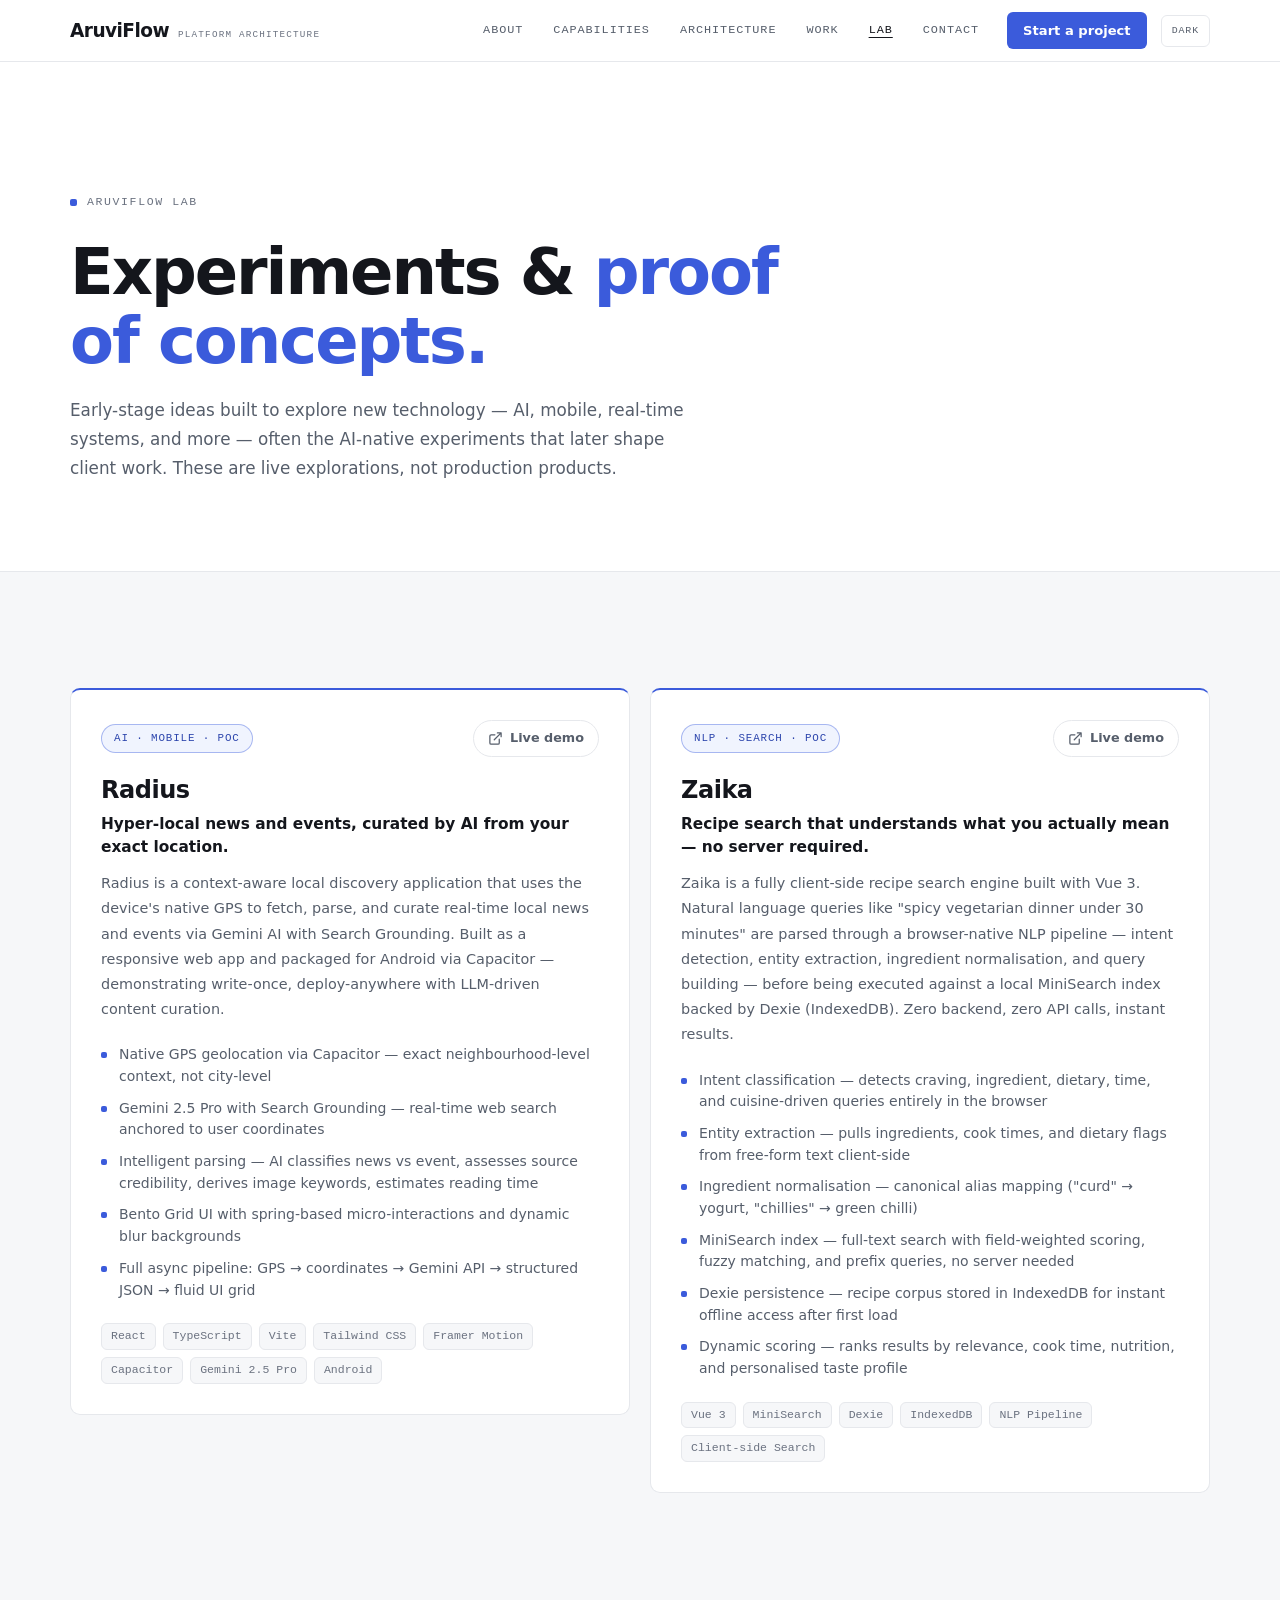
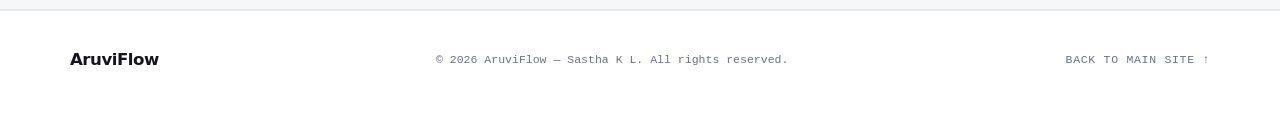
<file: lab.html>
<!DOCTYPE html>
<html lang="en">
<head>
    <meta charset="utf-8">
    <meta name="viewport" content="width=device-width, initial-scale=1">

    <!-- Security -->
    <meta http-equiv="Content-Security-Policy" content="
        default-src 'self';
        script-src 'self' https://www.googletagmanager.com https://www.google-analytics.com;
        style-src 'self' https://fonts.googleapis.com;
        font-src 'self' https://fonts.gstatic.com;
        img-src 'self' data: https://www.google-analytics.com;
        connect-src 'self' https://www.google-analytics.com https://analytics.google.com https://stats.g.doubleclick.net;
        frame-ancestors 'none';
        base-uri 'self';
        object-src 'none';
        upgrade-insecure-requests;
    ">
    <meta http-equiv="X-Content-Type-Options" content="nosniff">
    <meta http-equiv="Referrer-Policy" content="strict-origin-when-cross-origin">
    <meta http-equiv="Permissions-Policy" content="camera=(), microphone=(), geolocation=(), payment=()">
    <meta name="description" content="AruviFlow Lab — experimental AI and mobile proof-of-concept projects. Early-stage ideas built to explore new technology.">
    <meta name="author" content="AruviFlow">
    <meta name="robots" content="index, follow">
    <meta name="theme-color" content="#FFFFFF" media="(prefers-color-scheme: light)">
    <meta name="theme-color" content="#0B0C0E" media="(prefers-color-scheme: dark)">
    <link rel="canonical" href="https://aruviflow.com/lab">

    <!-- Open Graph -->
    <meta property="og:type" content="website">
    <meta property="og:url" content="https://aruviflow.com/lab">
    <meta property="og:site_name" content="AruviFlow">
    <meta property="og:title" content="AruviFlow Lab | Experimental AI & Mobile Projects">
    <meta property="og:description" content="AruviFlow Lab — early-stage proof-of-concept projects exploring AI, mobile, and emerging technology.">
    <meta property="og:image" content="https://aruviflow.com/assets/images/og-image.png">
    <meta property="og:locale" content="en_US">

    <!-- Twitter / X -->
    <meta name="twitter:card" content="summary_large_image">
    <meta name="twitter:site" content="@aruviflow">
    <meta name="twitter:title" content="AruviFlow Lab | Experimental AI & Mobile Projects">
    <meta name="twitter:description" content="AruviFlow Lab — early-stage proof-of-concept projects exploring AI, mobile, and emerging technology.">
    <meta name="twitter:image" content="https://aruviflow.com/assets/images/og-image.png">

    <link rel="manifest" href="/manifest.json">
    <title>AruviFlow Lab | Experimental Projects</title>

    <!-- Set colour theme before paint (no flash) -->
    <script src="assets/js/theme.js"></script>

    <link rel="preconnect" href="https://fonts.googleapis.com">
    <link rel="preconnect" href="https://fonts.gstatic.com" crossorigin>
    <link href="https://fonts.googleapis.com/css2?family=Hanken+Grotesk:wght@400;500;600;700&family=IBM+Plex+Mono:wght@400;500&display=swap" rel="stylesheet">

    <link rel="stylesheet" href="assets/css/style.css">
    <link rel="stylesheet" href="assets/css/responsive.css">
    <link rel="stylesheet" href="assets/css/lab.css">

    <!-- Google tag (gtag.js) -->
    <script async src="https://www.googletagmanager.com/gtag/js?id=G-XS0SCLLDST"></script>
</head>
<body>

    <a class="skip-link" href="#main-content">Skip to main content</a>

    <!-- Scroll progress -->
    <div class="scroll-progress" id="scroll-progress" aria-hidden="true"></div>

    <!-- ── Header ── -->
    <header class="site-header">
        <div class="container">
            <nav class="nav-bar" aria-label="Primary">
                <a class="brand-mark" href="index.html" aria-label="AruviFlow home">
                    <span class="brand-word">AruviFlow</span>
                    <span class="brand-tag">Platform architecture</span>
                </a>
                <div class="nav-actions">
                    <div class="nav-links" id="site-menu">
                        <a href="index.html#about">About</a>
                        <a href="index.html#services">Capabilities</a>
                        <a href="index.html#architecture">Architecture</a>
                        <a href="index.html#projects">Work</a>
                        <a href="lab.html" aria-current="page">Lab</a>
                        <a href="index.html#contact">Contact</a>
                        <a class="nav-cta" href="index.html#contact">Start a project</a>
                    </div>
                    <button class="theme-toggle" type="button" aria-pressed="false" aria-label="Switch colour theme">Dark</button>
                    <button class="nav-toggle" type="button" aria-expanded="false" aria-controls="site-menu" aria-label="Open navigation">
                        <span></span><span></span><span></span>
                    </button>
                </div>
            </nav>
        </div>
    </header>

    <main id="main-content">

    <!-- ── Lab Hero ── -->
    <section class="lab-hero">
        <div class="container">
            <div class="lab-hero-inner">
                <div class="lab-eyebrow">
                    <span class="lab-dot"></span>
                    AruviFlow Lab
                </div>
                <h1>Experiments &amp; <span class="text-gradient">proof of concepts.</span></h1>
                <p class="lab-hero-body">Early-stage ideas built to explore new technology — AI, mobile, real-time systems, and more — often the AI-native experiments that later shape client work. These are live explorations, not production products.</p>
            </div>
        </div>
    </section>

    <!-- ── Lab Projects ── -->
    <section class="section lab-section">
        <div class="container">
            <div class="projects-grid">

                <!-- Radius -->
                <article class="project-card project-card-highlight" data-reveal>
                    <div class="project-card-top">
                        <span class="project-badge project-badge-teal">AI &middot; Mobile &middot; POC</span>
                        <a class="project-gh-link" href="https://ai.studio/apps/4bb049c3-3afa-481d-b88f-558e8a8590e6" target="_blank" rel="noopener noreferrer" aria-label="View Radius demo">
                            <svg width="15" height="15" viewBox="0 0 24 24" fill="none" stroke="currentColor" stroke-width="2" stroke-linecap="round" stroke-linejoin="round" aria-hidden="true">
                                <path d="M18 13v6a2 2 0 01-2 2H5a2 2 0 01-2-2V8a2 2 0 012-2h6M15 3h6v6M10 14L21 3"/>
                            </svg>
                            Live demo
                        </a>
                    </div>
                    <h2 class="project-name project-name-gradient">Radius</h2>
                    <p class="project-tagline">Hyper-local news and events, curated by AI from your exact location.</p>
                    <p class="project-desc">Radius is a context-aware local discovery application that uses the device's native GPS to fetch, parse, and curate real-time local news and events via Gemini AI with Search Grounding. Built as a responsive web app and packaged for Android via Capacitor — demonstrating write-once, deploy-anywhere with LLM-driven content curation.</p>
                    <ul class="project-features">
                        <li>Native GPS geolocation via Capacitor — exact neighbourhood-level context, not city-level</li>
                        <li>Gemini 2.5 Pro with Search Grounding — real-time web search anchored to user coordinates</li>
                        <li>Intelligent parsing — AI classifies news vs event, assesses source credibility, derives image keywords, estimates reading time</li>
                        <li>Bento Grid UI with spring-based micro-interactions and dynamic blur backgrounds</li>
                        <li>Full async pipeline: GPS → coordinates → Gemini API → structured JSON → fluid UI grid</li>
                    </ul>
                    <div class="project-tech">
                        <span>React</span>
                        <span>TypeScript</span>
                        <span>Vite</span>
                        <span>Tailwind CSS</span>
                        <span>Framer Motion</span>
                        <span>Capacitor</span>
                        <span>Gemini 2.5 Pro</span>
                        <span>Android</span>
                    </div>
                </article>

                <!-- Zaika -->
                <article class="project-card project-card-highlight" data-reveal>
                    <div class="project-card-top">
                        <span class="project-badge project-badge-teal">NLP &middot; Search &middot; POC</span>
                        <a class="project-gh-link" href="https://zaika.aruviflow.com/" target="_blank" rel="noopener noreferrer" aria-label="View Zaika demo">
                            <svg width="15" height="15" viewBox="0 0 24 24" fill="none" stroke="currentColor" stroke-width="2" stroke-linecap="round" stroke-linejoin="round" aria-hidden="true">
                                <path d="M18 13v6a2 2 0 01-2 2H5a2 2 0 01-2-2V8a2 2 0 012-2h6M15 3h6v6M10 14L21 3"/>
                            </svg>
                            Live demo
                        </a>
                    </div>
                    <h2 class="project-name project-name-gradient">Zaika</h2>
                    <p class="project-tagline">Recipe search that understands what you actually mean — no server required.</p>
                    <p class="project-desc">Zaika is a fully client-side recipe search engine built with Vue 3. Natural language queries like "spicy vegetarian dinner under 30 minutes" are parsed through a browser-native NLP pipeline — intent detection, entity extraction, ingredient normalisation, and query building — before being executed against a local MiniSearch index backed by Dexie (IndexedDB). Zero backend, zero API calls, instant results.</p>
                    <ul class="project-features">
                        <li>Intent classification — detects craving, ingredient, dietary, time, and cuisine-driven queries entirely in the browser</li>
                        <li>Entity extraction — pulls ingredients, cook times, and dietary flags from free-form text client-side</li>
                        <li>Ingredient normalisation — canonical alias mapping ("curd" → yogurt, "chillies" → green chilli)</li>
                        <li>MiniSearch index — full-text search with field-weighted scoring, fuzzy matching, and prefix queries, no server needed</li>
                        <li>Dexie persistence — recipe corpus stored in IndexedDB for instant offline access after first load</li>
                        <li>Dynamic scoring — ranks results by relevance, cook time, nutrition, and personalised taste profile</li>
                    </ul>
                    <div class="project-tech">
                        <span>Vue 3</span>
                        <span>MiniSearch</span>
                        <span>Dexie</span>
                        <span>IndexedDB</span>
                        <span>NLP Pipeline</span>
                        <span>Client-side Search</span>
                    </div>
                </article>

            </div>
        </div>
    </section>

    </main>

    <!-- ── Footer ── -->
    <footer class="site-footer">
        <div class="container footer-inner">
            <a class="brand-mark" href="index.html" aria-label="Back to AruviFlow">
                <span class="brand-word">AruviFlow</span>
                <span class="brand-tag">Platform architecture</span>
            </a>
            <p class="footer-copy">&copy; <span id="current-year"></span> AruviFlow — Sastha K L. All rights reserved.</p>
            <a href="index.html" class="footer-top">Back to main site &uarr;</a>
        </div>
    </footer>

    <script src="assets/js/scripts.js"></script>
</body>
</html>
</file>
<file: assets/css/style.css>
/* ============================================================
   ARUVIFLOW — STYLE.CSS
   Modern · professional · clean — flat neutrals + one accent (blue)
   Light default · dark via [data-theme] / prefers-color-scheme
   ============================================================ */

:root {
    /* ── Neutrals — light ── */
    --bg:          #FFFFFF;
    --surface:     #F6F7F9;
    --surface-2:   #F0F1F4;
    --line:        #E6E8EC;
    --line-strong: #D5D8DE;
    --ink:         #14161C;
    --ink-2:       #565E6B;
    --ink-3:       #6B7280;  /* ≥4.5:1 on --bg (HIG-VIS-004) */

    /* ── Accent — blue ── */
    --accent-base:     #3B5BDB;
    --accent:          var(--accent-base);
    --accent-strong:   color-mix(in oklab, var(--accent-base), black 16%);
    --accent-wash:     color-mix(in oklab, var(--accent-base), var(--bg) 93%);
    --accent-contrast: #FFFFFF;

    /* ── Status ── */
    --signal: #0C9D6E;
    --signal-danger: #B42318;
    --signal-danger-wash: color-mix(in oklab, var(--signal-danger), var(--bg) 90%);

    /* ── Shape / motion ── */
    --radius:    10px;
    --radius-sm: 6px;
    --radius-lg: 14px;
    --container: 1140px;
    --ease:      cubic-bezier(0.4, 0, 0.15, 1);

    --shadow-sm: 0 1px 2px rgba(16, 18, 24, 0.05);
    --shadow:    0 1px 2px rgba(16, 18, 24, 0.05), 0 14px 32px -16px rgba(16, 18, 24, 0.18);

    /* ── Type ── */
    --font-sans: "Hanken Grotesk", system-ui, -apple-system, "Segoe UI", Roboto, sans-serif;
    --font-mono: "IBM Plex Mono", ui-monospace, "SF Mono", Menlo, Consolas, monospace;
}

/* ── Neutrals + accent — dark (explicit toggle) ── */
:root[data-theme="dark"] {
    --bg:          #0B0C0E;
    --surface:     #131518;
    --surface-2:   #191C21;
    --line:        #24272E;
    --line-strong: #333842;
    --ink:         #F1F3F6;
    --ink-2:       #A0A7B3;
    --ink-3:       #8B93A0;  /* ≥4.5:1 on dark --bg (HIG-VIS-004) */

    --accent:        color-mix(in oklab, var(--accent-base), white 24%);
    --accent-strong: color-mix(in oklab, var(--accent-base), white 38%);
    --accent-wash:   color-mix(in oklab, var(--accent-base), var(--bg) 84%);

    --signal: #3FC79A;
    --signal-danger: #FF8A80;
    --signal-danger-wash: color-mix(in oklab, var(--signal-danger), var(--bg) 86%);

    --shadow-sm: 0 1px 2px rgba(0, 0, 0, 0.4);
    --shadow:    0 1px 2px rgba(0, 0, 0, 0.4), 0 18px 40px -18px rgba(0, 0, 0, 0.6);
}

/* ── Dark by system preference (unless explicitly light) ── */
@media (prefers-color-scheme: dark) {
    :root:not([data-theme="light"]) {
        --bg:          #0B0C0E;
        --surface:     #131518;
        --surface-2:   #191C21;
        --line:        #24272E;
        --line-strong: #333842;
        --ink:         #F1F3F6;
        --ink-2:       #A0A7B3;
        --ink-3:       #8B93A0;  /* ≥4.5:1 on dark --bg (HIG-VIS-004) */

        --accent:        color-mix(in oklab, var(--accent-base), white 24%);
        --accent-strong: color-mix(in oklab, var(--accent-base), white 38%);
        --accent-wash:   color-mix(in oklab, var(--accent-base), var(--bg) 84%);

        --signal: #3FC79A;
        --signal-danger: #FF8A80;
        --signal-danger-wash: color-mix(in oklab, var(--signal-danger), var(--bg) 86%);

        --shadow-sm: 0 1px 2px rgba(0, 0, 0, 0.4);
        --shadow:    0 1px 2px rgba(0, 0, 0, 0.4), 0 18px 40px -18px rgba(0, 0, 0, 0.6);
    }
}

/* ============================================================
   RESET / BASE
   ============================================================ */
*, *::before, *::after { box-sizing: border-box; margin: 0; padding: 0; }

html {
    scroll-behavior: smooth;
    -webkit-font-smoothing: antialiased;
    -moz-osx-font-smoothing: grayscale;
}

body {
    font-family: var(--font-sans);
    background-color: var(--bg);
    color: var(--ink);
    line-height: 1.62;
    overflow-x: hidden;
    transition: background-color 0.2s var(--ease), color 0.2s var(--ease);
}

a       { color: var(--accent); text-decoration: none; }
button, input, textarea { font: inherit; color: inherit; }
button:disabled,
input:disabled,
textarea:disabled,
select:disabled {
    cursor: not-allowed;
    opacity: 0.68;
}

img { max-width: 100%; display: block; }

:focus-visible {
    outline: 2px solid var(--accent);
    outline-offset: 2px;
    border-radius: 3px;
}
:target      { scroll-margin-top: 90px; }
section[id]  { scroll-margin-top: 78px; }

/* ── Skip link (HIG-A11Y-009) ── */
.skip-link {
    position: absolute;
    left: 12px;
    top: -60px;
    z-index: 300;
    padding: 10px 16px;
    background: var(--accent);
    color: var(--accent-contrast);
    border-radius: var(--radius-sm);
    font-size: 0.9rem;
    font-weight: 600;
    transition: top 0.16s var(--ease);
}
.skip-link:focus { top: 12px; }

/* ── Scroll progress ── */
.scroll-progress {
    position: fixed;
    top: 0; left: 0;
    height: 2px;
    width: var(--scroll-pct, 0%);
    background: var(--accent);
    z-index: 200;
    transition: width 0.1s linear;
}

/* ============================================================
   LAYOUT
   ============================================================ */
.container {
    width: min(var(--container), calc(100% - 48px));
    margin-inline: auto;
}

.section {
    padding: clamp(72px, 10vw, 116px) 0;
    border-bottom: 1px solid var(--line);
}

main { counter-reset: section; }

/* ============================================================
   TYPOGRAPHY
   ============================================================ */
h1, h2, h3 {
    font-family: var(--font-sans);
    font-weight: 600;
    line-height: 1.1;
    letter-spacing: -0.022em;
    color: var(--ink);
}

/* accent text (was gradient) */
.text-gradient {
    color: var(--accent);
    -webkit-text-fill-color: currentColor;
    background: none;
}

/* mono kicker */
.eyebrow {
    display: inline-flex;
    align-items: center;
    gap: 10px;
    font-family: var(--font-mono);
    font-size: 0.72rem;
    font-weight: 500;
    letter-spacing: 0.14em;
    text-transform: uppercase;
    color: var(--ink-3);
    margin-bottom: 18px;
}
.eyebrow::before {
    content: "";
    width: 7px;
    height: 7px;
    border-radius: 2px;
    background: var(--accent);
    flex-shrink: 0;
}

/* ── Section header — with running number ── */
.section-header {
    display: grid;
    grid-template-columns: 46px minmax(0, 1fr);
    gap: 4px 20px;
    max-width: 820px;
    margin-bottom: clamp(44px, 6vw, 68px);
}
.section-header::before {
    counter-increment: section;
    content: counter(section, decimal-leading-zero);
    grid-row: 1 / span 4;
    font-family: var(--font-mono);
    font-size: 0.82rem;
    font-weight: 500;
    color: var(--accent);
    padding-top: 0.4em;
}
.section-header > * { grid-column: 2; }
.section-header h2 {
    font-size: clamp(1.8rem, 3.3vw, 2.6rem);
    line-height: 1.12;
    margin-bottom: 16px;
}
.section-sub {
    color: var(--ink-2);
    font-size: 1rem;
    max-width: 60ch;
    line-height: 1.75;
}

/* ============================================================
   BUTTONS
   ============================================================ */
.btn {
    position: relative;
    display: inline-flex;
    align-items: center;
    justify-content: center;
    gap: 8px;
    padding: 12px 22px;
    border-radius: var(--radius-sm);
    font-size: 0.92rem;
    font-weight: 600;
    border: 1px solid transparent;
    cursor: pointer;
    white-space: nowrap;
    transition: background 0.16s var(--ease), border-color 0.16s var(--ease),
                color 0.16s var(--ease), transform 0.16s var(--ease);
}
.btn-primary { background: var(--accent); color: var(--accent-contrast); }
.btn-primary:hover,
.btn-primary:focus-visible { background: var(--accent-strong); transform: translateY(-1px); }
.btn-primary:active { transform: translateY(0); }

.btn-ghost {
    background: var(--surface);
    color: var(--ink);
    border-color: var(--line);
}
.btn-ghost:hover,
.btn-ghost:focus-visible {
    background: var(--surface-2);
    border-color: var(--line-strong);
    transform: translateY(-1px);
}
.btn-ghost:active { transform: translateY(0); }

/* ============================================================
   REVEAL
   ============================================================ */
[data-reveal] {
    opacity: 0;
    transform: translateY(14px);
    transition: opacity 0.6s var(--ease) var(--reveal-delay, 0s),
                transform 0.6s var(--ease) var(--reveal-delay, 0s);
}
[data-reveal].is-visible { opacity: 1; transform: translateY(0); }

/* ============================================================
   HEADER
   ============================================================ */
.site-header {
    position: sticky;
    top: 0;
    z-index: 100;
    padding: 12px 0;
    background: color-mix(in srgb, var(--bg) 82%, transparent);
    backdrop-filter: saturate(180%) blur(10px);
    -webkit-backdrop-filter: saturate(180%) blur(10px);
    border-bottom: 1px solid var(--line);
    transition: background 0.2s var(--ease), border-color 0.2s var(--ease), box-shadow 0.2s var(--ease);
}
.site-header.scrolled {
    background: color-mix(in srgb, var(--bg) 94%, transparent);
    box-shadow: var(--shadow-sm);
}

.nav-bar {
    display: flex;
    align-items: center;
    justify-content: space-between;
    gap: 22px;
}

/* ── Wordmark ── */
.brand-mark {
    display: inline-flex;
    align-items: baseline;
    gap: 9px;
    flex-shrink: 0;
    text-decoration: none;
    transition: opacity 0.16s var(--ease);
}
.brand-mark:hover { opacity: 0.78; }
.brand-word {
    font-family: var(--font-sans);
    font-weight: 700;
    font-size: 1.16rem;
    letter-spacing: -0.03em;
    color: var(--ink);
}
.brand-tag {
    font-family: var(--font-mono);
    font-size: 0.58rem;
    font-weight: 400;
    letter-spacing: 0.13em;
    text-transform: uppercase;
    color: var(--ink-3);
}
.footer-inner .brand-word { font-size: 1.04rem; }
.footer-inner .brand-tag  { display: none; }

/* legacy logo <img> — hidden (wordmark replaces it) */
.brand-logo { display: none; }

/* ── Nav links ── */
.nav-actions {
    display: flex;
    align-items: center;
    gap: 14px;
}
.nav-links {
    display: flex;
    align-items: center;
    gap: 26px;
}
.nav-links a:not(.nav-cta) {
    font-family: var(--font-mono);
    font-size: 0.74rem;
    font-weight: 400;
    letter-spacing: 0.08em;
    text-transform: uppercase;
    color: var(--ink-2);
    padding: 6px 2px;               /* ≥24px hit target (HIG-A11Y-010) */
    transition: color 0.14s var(--ease);
}
.nav-links a:not(.nav-cta):hover,
.nav-links a:not(.nav-cta):focus-visible,
.nav-links a[aria-current="page"] {
    color: var(--ink);
    text-decoration: underline;      /* platform convention (HIG-UX-011) */
    text-underline-offset: 4px;
}

.nav-cta {
    padding: 8px 16px;
    background: var(--accent);
    color: var(--accent-contrast) !important;
    border-radius: var(--radius-sm);
    font-family: var(--font-sans);
    font-size: 0.82rem;
    font-weight: 600;
    transition: background 0.16s var(--ease), transform 0.16s var(--ease);
}
.nav-cta:hover,
.nav-cta:focus-visible { background: var(--accent-strong); transform: translateY(-1px); }

/* ── Theme toggle ── */
.theme-toggle {
    font-family: var(--font-mono);
    font-size: 0.62rem;
    letter-spacing: 0.09em;
    text-transform: uppercase;
    color: var(--ink-2);
    background: transparent;
    border: 1px solid var(--line);
    border-radius: var(--radius-sm);
    padding: 7px 10px;
    cursor: pointer;
    transition: border-color 0.14s var(--ease), color 0.14s var(--ease);
}
.theme-toggle:hover,
.theme-toggle:focus-visible,
.theme-toggle[aria-pressed="true"] { border-color: var(--line-strong); color: var(--ink); }

/* ── Hamburger ── */
.nav-toggle {
    display: none;
    flex-direction: column;
    justify-content: center;
    align-items: center;
    width: 38px;
    height: 38px;
    background: transparent;
    border: 1px solid var(--line);
    border-radius: var(--radius-sm);
    cursor: pointer;
    gap: 5px;
    transition: border-color 0.16s var(--ease);
}
.nav-toggle:hover { border-color: var(--line-strong); }
.nav-toggle:focus-visible { border-color: var(--accent); }
.nav-toggle span {
    display: block;
    width: 17px;
    height: 1.5px;
    background: var(--ink);
    border-radius: 2px;
    transition: transform 0.22s var(--ease), opacity 0.22s var(--ease);
}
.nav-toggle[aria-expanded="true"] span:nth-child(1) { transform: translateY(6.5px) rotate(45deg); }
.nav-toggle[aria-expanded="true"] span:nth-child(2) { opacity: 0; }
.nav-toggle[aria-expanded="true"] span:nth-child(3) { transform: translateY(-6.5px) rotate(-45deg); }

/* ============================================================
   HERO
   ============================================================ */
.hero-section {
    position: relative;
    padding: clamp(84px, 12vh, 132px) 0 clamp(72px, 9vw, 100px);
    border-bottom: 1px solid var(--line);
}
/* decorative background layers removed in redesign */
.hero-bg, .hero-scroll-indicator { display: none; }

.hero-inner { max-width: 900px; }

.hero-badge-row { animation: heroUp 0.6s var(--ease) 0.05s both; }
.hero-heading    { animation: heroUp 0.7s var(--ease) 0s both; }
.hero-body       { animation: heroUp 0.6s var(--ease) 0.16s both; }
.hero-actions    { animation: heroUp 0.6s var(--ease) 0.24s both; }
.hero-tags       { animation: heroUp 0.6s var(--ease) 0.32s both; }

.hero-badge-row {
    display: flex;
    flex-wrap: wrap;
    align-items: center;
    gap: 10px;
    margin-bottom: 32px;
}
.hero-badge {
    display: inline-flex;
    align-items: center;
    gap: 9px;
    padding: 7px 15px;
    background: var(--surface);
    border: 1px solid var(--line);
    border-radius: 999px;
    font-size: 0.8rem;
    font-weight: 500;
    color: var(--ink-2);
}
.badge-dot {
    width: 7px;
    height: 7px;
    background: var(--signal);
    border-radius: 50%;
    box-shadow: 0 0 0 3px color-mix(in srgb, var(--signal) 22%, transparent);
    animation: pulse 2.6s ease-in-out infinite;
    flex-shrink: 0;
}

/* ── Live clock badge — humanises "worldwide" into a real place/time ── */
.hero-clock {
    display: inline-flex;
    align-items: center;
    gap: 8px;
    padding: 7px 15px;
    background: transparent;
    border: 1px dashed var(--line-strong);
    border-radius: 999px;
    font-family: var(--font-mono);
    font-size: 0.74rem;
    font-weight: 400;
    letter-spacing: 0.01em;
    color: var(--ink-3);
}
.clock-dot {
    width: 6px;
    height: 6px;
    border-radius: 50%;
    background: var(--accent);
    flex-shrink: 0;
}
#hero-clock-time { color: var(--ink-2); font-weight: 500; }

.hero-heading {
    font-size: clamp(2.4rem, 5.2vw, 4.3rem);
    font-weight: 600;
    line-height: 1.08;
    letter-spacing: -0.032em;
    margin-bottom: 24px;
}
.hero-body {
    font-size: clamp(1rem, 1.6vw, 1.16rem);
    color: var(--ink-2);
    max-width: 56ch;
    line-height: 1.72;
    margin-bottom: 38px;
}
.hero-actions {
    display: flex;
    gap: 12px;
    flex-wrap: wrap;
    margin-bottom: 46px;
}
.hero-tags {
    display: flex;
    flex-wrap: wrap;
    gap: 8px;
}
.hero-tags span {
    padding: 6px 13px;
    background: var(--surface);
    border: 1px solid var(--line);
    border-radius: 999px;
    font-size: 0.76rem;
    font-weight: 500;
    color: var(--ink-2);
    transition: border-color 0.16s var(--ease), color 0.16s var(--ease);
}
.hero-tags span:hover { border-color: var(--line-strong); color: var(--ink); }

/* ============================================================
   ABOUT / ARCHITECT
   ============================================================ */
.architect-section { background: var(--bg); }

.architect-panel {
    display: grid;
    grid-template-columns: 300px 1fr;
    gap: 56px;
    align-items: start;
}
.architect-media {
    position: sticky;
    top: 92px;
    display: grid;
    justify-items: start;
    gap: 11px;
    padding: 28px;
    background: var(--surface);
    border: 1px solid var(--line);
    border-radius: var(--radius);
}
.architect-avatar {
    display: grid;
    place-items: center;
    width: 76px;
    height: 76px;
    margin-bottom: 6px;
    border-radius: var(--radius);
    background: var(--accent);
    color: var(--accent-contrast);
    font-family: var(--font-sans);
    font-size: 1.35rem;
    font-weight: 700;
    letter-spacing: 0.02em;
}
.architect-name { font-family: var(--font-sans); font-weight: 700; font-size: 1.1rem; color: var(--ink); }
.architect-role { font-size: 0.85rem; color: var(--ink-2); }
.architect-link {
    display: inline-flex;
    align-items: center;
    gap: 8px;
    margin-top: 6px;
    padding: 8px 13px;
    border: 1px solid var(--line);
    border-radius: 999px;
    font-size: 0.78rem;
    font-weight: 600;
    color: var(--ink-2);
    transition: border-color 0.16s var(--ease), color 0.16s var(--ease);
}
.architect-link:hover,
.architect-link:focus-visible { border-color: var(--accent); color: var(--accent); }

.architect-copy h2 {
    font-size: clamp(1.8rem, 3.2vw, 2.6rem);
    line-height: 1.12;
    margin-bottom: 20px;
}
.architect-copy > p {
    max-width: 58ch;
    margin-bottom: 16px;
    color: var(--ink-2);
    line-height: 1.75;
}
.architect-points {
    list-style: none;
    display: grid;
    gap: 11px;
    margin-top: 24px;
}
.architect-points li {
    position: relative;
    padding-left: 20px;
    font-size: 0.92rem;
    color: var(--ink);
    line-height: 1.6;
}
.architect-points li::before {
    content: "";
    position: absolute;
    left: 0;
    top: 8px;
    width: 6px;
    height: 6px;
    border-radius: 2px;
    background: var(--accent);
}

/* ============================================================
   CAPABILITIES — ruled panel grid
   ============================================================ */
.services-grid {
    display: grid;
    grid-template-columns: repeat(3, 1fr);
    gap: 1px;
    background: var(--line);
    border: 1px solid var(--line);
    border-radius: var(--radius);
    overflow: hidden;
}
.service-card {
    position: relative;
    background: var(--bg);
    padding: 30px 26px 34px;
    transition: background 0.16s var(--ease);
}
.service-card:hover { background: var(--surface); }
.service-card::before {
    content: "";
    position: absolute;
    top: 13px;
    left: 13px;
    width: 9px;
    height: 9px;
    border-top: 1.5px solid var(--line-strong);
    border-left: 1.5px solid var(--line-strong);
    transition: border-color 0.16s var(--ease);
}
.service-card:hover::before { border-color: var(--accent); }

.service-icon {
    display: flex;
    align-items: center;
    justify-content: center;
    width: 40px;
    height: 40px;
    border: 1px solid var(--line);
    border-radius: var(--radius-sm);
    color: var(--accent);
    margin-bottom: 18px;
    transition: border-color 0.16s var(--ease);
}
.service-card:hover .service-icon { border-color: var(--accent); }

.service-num {
    display: block;
    font-family: var(--font-mono);
    font-size: 0.72rem;
    letter-spacing: 0.08em;
    color: var(--ink-3);
    margin-bottom: 10px;
    transition: color 0.16s var(--ease);
}
.service-card:hover .service-num { color: var(--accent); }

.service-card h3 {
    font-size: 1.1rem;
    font-weight: 600;
    margin-bottom: 10px;
    color: var(--ink);
}
.service-card p {
    font-size: 0.89rem;
    color: var(--ink-2);
    line-height: 1.7;
}
.service-arrow {
    position: absolute;
    top: 28px;
    right: 26px;
    color: var(--ink-3);
    opacity: 0;
    transform: translate(-4px, 4px);
    transition: opacity 0.2s var(--ease), transform 0.2s var(--ease), color 0.2s var(--ease);
}
.service-card:hover .service-arrow { opacity: 1; transform: none; color: var(--accent); }

/* ============================================================
   STATS
   ============================================================ */
.stats-section {
    padding: clamp(56px, 8vw, 84px) 0;
    background: var(--surface);
    border-top: 1px solid var(--line);
    border-bottom: 1px solid var(--line);
}
.stats-grid {
    display: grid;
    grid-template-columns: repeat(4, 1fr);
    gap: 1px;
    background: var(--line);
    border: 1px solid var(--line);
    border-radius: var(--radius);
    overflow: hidden;
}
.stat-item {
    background: var(--surface);
    padding: 36px 24px;
    text-align: center;
    transition: background 0.16s var(--ease);
}
.stat-item:hover { background: var(--bg); }
.stat-number {
    font-family: var(--font-sans);
    font-size: clamp(2rem, 3vw, 2.8rem);
    font-weight: 600;
    letter-spacing: -0.03em;
    line-height: 1;
    color: var(--ink);
    margin-bottom: 10px;
}
.stat-label {
    font-family: var(--font-mono);
    font-size: 0.7rem;
    font-weight: 400;
    letter-spacing: 0.08em;
    text-transform: uppercase;
    color: var(--ink-3);
}

/* ============================================================
   APPROACH — ruled panel grid
   ============================================================ */
.approach-section { background: var(--bg); }
.approach-glow { display: none; }

.process-grid {
    display: grid;
    grid-template-columns: repeat(3, 1fr);
    gap: 1px;
    background: var(--line);
    border: 1px solid var(--line);
    border-radius: var(--radius);
    overflow: hidden;
}
.process-card {
    background: var(--bg);
    padding: 32px 28px;
    transition: background 0.16s var(--ease);
}
.process-card:hover { background: var(--surface); }
.process-num {
    display: inline-block;
    font-family: var(--font-mono);
    font-size: 0.8rem;
    font-weight: 500;
    color: var(--accent);
    padding-bottom: 6px;
    border-bottom: 2px solid var(--accent);
    margin-bottom: 22px;
}
.process-card h3 {
    font-size: 1.1rem;
    font-weight: 600;
    margin-bottom: 12px;
    color: var(--ink);
}
.process-card p {
    font-size: 0.89rem;
    color: var(--ink-2);
    line-height: 1.7;
}

/* ============================================================
   ARCHITECTURE / PHILOSOPHY
   ============================================================ */
.philosophy-section { background: var(--bg); }
.philosophy-glow { display: none; }

.philosophy-grid {
    display: grid;
    grid-template-columns: 1fr 1fr;
    gap: 1px;
    background: var(--line);
    border: 1px solid var(--line);
    border-radius: var(--radius);
    overflow: hidden;
}
.philosophy-card {
    background: var(--bg);
    padding: 30px 28px;
    transition: background 0.16s var(--ease);
}
.philosophy-card:hover { background: var(--surface); }
.philosophy-dir {
    display: inline-block;
    margin-bottom: 12px;
    font-family: var(--font-mono);
    font-size: 0.72rem;
    letter-spacing: 0.06em;
    text-transform: uppercase;
    color: var(--accent);
}
.philosophy-card h3 {
    font-size: 1.1rem;
    font-weight: 600;
    margin-bottom: 10px;
    color: var(--ink);
}
.philosophy-card p {
    font-size: 0.89rem;
    color: var(--ink-2);
    line-height: 1.7;
}

.philosophy-diagram {
    max-width: 640px;
    margin: 34px auto 0;
    padding: 30px;
    background: var(--surface);
    border: 1px solid var(--line);
    border-radius: var(--radius);
    overflow-x: auto;
}
.philosophy-diagram svg {
    display: block;
    width: 100%;
    min-width: 440px;
    height: auto;
}
.philosophy-figcaption {
    font-family: var(--font-mono);
    font-size: 0.7rem;
    letter-spacing: 0.04em;
    color: var(--ink-3);
    text-align: center;
    margin-top: 14px;
}

/* ============================================================
   PROJECTS
   ============================================================ */
.projects-section { background: var(--surface); }

.projects-grid {
    display: grid;
    grid-template-columns: repeat(2, 1fr);
    gap: 20px;
    align-items: start;
}
.project-card {
    position: relative;
    display: flex;
    flex-direction: column;
    min-width: 0;
    background: var(--bg);
    border: 1px solid var(--line);
    border-radius: var(--radius);
    padding: 30px;
    transition: border-color 0.16s var(--ease), box-shadow 0.16s var(--ease), transform 0.16s var(--ease);
}
.project-card:hover {
    border-color: var(--line-strong);
    box-shadow: var(--shadow);
    transform: translateY(-2px);
}
/* highlighted projects get a thin accent rule on top */
.project-card-highlight { border-top: 2px solid var(--accent); }

.project-card-top {
    display: flex;
    align-items: center;
    justify-content: space-between;
    flex-wrap: wrap;
    gap: 10px 12px;
    margin-bottom: 20px;
}
.project-badge {
    display: inline-flex;
    align-items: center;
    padding: 5px 12px;
    background: var(--surface);
    border: 1px solid var(--line);
    border-radius: 999px;
    font-family: var(--font-mono);
    font-size: 0.68rem;
    font-weight: 400;
    letter-spacing: 0.08em;
    text-transform: uppercase;
    color: var(--ink-3);
}
.project-badge-teal {
    background: var(--accent-wash);
    border-color: color-mix(in oklab, var(--accent), transparent 60%);
    color: var(--accent-strong);   /* ≥4.5:1 on --accent-wash (HIG-VIS-004) */
}
.project-gh-links {
    display: inline-flex;
    align-items: center;
    gap: 8px;
    flex-wrap: wrap;
}
.project-gh-link {
    display: inline-flex;
    align-items: center;
    gap: 7px;
    padding: 7px 14px;
    border: 1px solid var(--line);
    border-radius: 999px;
    font-size: 0.8rem;
    font-weight: 600;
    color: var(--ink-2);
    transition: border-color 0.16s var(--ease), color 0.16s var(--ease);
}
.project-gh-link:hover,
.project-gh-link:focus-visible { border-color: var(--accent); color: var(--accent); }

.project-meta {
    font-family: var(--font-mono);
    font-size: 0.72rem;
    letter-spacing: 0.02em;
    color: var(--ink-3);
    margin-bottom: 14px;
}

.project-name {
    font-family: var(--font-sans);
    font-size: 1.5rem;
    font-weight: 600;
    letter-spacing: -0.02em;
    color: var(--ink);
    margin-bottom: 10px;
}
.project-name-gradient {
    color: var(--ink);
    -webkit-text-fill-color: currentColor;
    background: none;
}
.project-tagline {
    font-size: 0.96rem;
    font-weight: 600;
    color: var(--ink);
    line-height: 1.5;
    margin-bottom: 12px;
}
.project-desc {
    font-size: 0.9rem;
    color: var(--ink-2);
    line-height: 1.75;
    margin-bottom: 22px;
}
.project-desc strong,
.project-tagline strong { color: var(--ink); font-weight: 700; }

.project-features {
    list-style: none;
    display: grid;
    gap: 10px;
    margin-bottom: 22px;
}
.project-features li {
    position: relative;
    padding-left: 18px;
    font-size: 0.875rem;
    color: var(--ink-2);
    line-height: 1.55;
}
.project-features li::before {
    content: "";
    position: absolute;
    left: 0;
    top: 8px;
    width: 6px;
    height: 6px;
    border-radius: 2px;
    background: var(--accent);
}

.project-tech {
    display: flex;
    flex-wrap: wrap;
    gap: 7px;
    margin-top: auto;
}
.project-tech span {
    padding: 3px 9px;
    background: var(--surface);
    border: 1px solid var(--line);
    border-radius: var(--radius-sm);
    font-family: var(--font-mono);
    font-size: 0.72rem;
    font-weight: 400;
    color: var(--ink-3);
}

.project-install {
    display: flex;
    align-items: center;
    gap: 10px;
    min-width: 0;
    margin-top: 18px;
    padding: 12px 16px;
    background: var(--surface-2);
    border: 1px solid var(--line);
    border-radius: var(--radius-sm);
    font-family: var(--font-mono);
    font-size: 0.78rem;
    color: var(--ink);
    overflow-x: auto;
    white-space: nowrap;
}
.install-prompt { color: var(--accent); flex-shrink: 0; user-select: none; }

/* ============================================================
   SCOPE & ESTIMATE
   ============================================================ */
.estimate-section { background: var(--bg); }

.estimate-panel {
    display: grid;
    grid-template-columns: 1.1fr 0.9fr;
    gap: 1px;
    background: var(--line);
    border: 1px solid var(--line);
    border-radius: var(--radius);
    overflow: hidden;
}
.estimate-form {
    background: var(--surface);
    padding: 32px;
    display: grid;
    align-content: start;
    gap: 20px;
}
.estimate-form select {
    width: 100%;
    padding: 11px 14px;
    background: var(--bg);
    border: 1px solid var(--ink-3);   /* ≥3:1 non-text contrast (HIG-VIS-004 / WCAG 1.4.11) */
    border-radius: var(--radius-sm);
    color: var(--ink);
    font-size: 0.9rem;
    font-family: var(--font-sans);
    cursor: pointer;
    transition: border-color 0.16s var(--ease), box-shadow 0.16s var(--ease);
}
.estimate-form select:focus {
    outline: none;
    border-color: var(--accent);
    box-shadow: 0 0 0 3px var(--accent-wash);
}

.estimate-result {
    background: var(--accent-wash);
    padding: 32px;
    display: grid;
    align-content: center;
    justify-items: start;
    gap: 6px;
}
.estimate-result-label {
    font-family: var(--font-mono);
    font-size: 0.68rem;
    font-weight: 500;
    letter-spacing: 0.1em;
    text-transform: uppercase;
    color: var(--accent-strong);
    margin-bottom: 2px;
}
.estimate-result-value {
    font-family: var(--font-sans);
    font-size: clamp(1.5rem, 2.4vw, 2rem);
    font-weight: 700;
    letter-spacing: -0.02em;
    color: var(--ink);
}
.estimate-result-model {
    font-family: var(--font-mono);
    font-size: 0.8rem;
    color: var(--ink-2);
    margin-bottom: 6px;
}
.estimate-result-note {
    font-size: 0.85rem;
    color: var(--ink-2);
    line-height: 1.65;
    max-width: 34ch;
    margin-bottom: 10px;
}

/* ============================================================
   CONTACT
   ============================================================ */
.contact-section { background: var(--bg); }
.contact-glow { display: none; }

.contact-panel {
    display: grid;
    grid-template-columns: 1fr 1.2fr;
    gap: 56px;
    align-items: start;
}
.contact-copy h2 {
    font-size: clamp(1.8rem, 3.2vw, 2.5rem);
    line-height: 1.12;
    margin-bottom: 16px;
}
.contact-copy > p {
    color: var(--ink-2);
    line-height: 1.75;
    margin-bottom: 36px;
    max-width: 44ch;
}
.contact-info { display: grid; gap: 22px; }
.contact-info-item { display: grid; gap: 4px; }
.contact-info-label {
    font-family: var(--font-mono);
    font-size: 0.68rem;
    font-weight: 400;
    letter-spacing: 0.1em;
    text-transform: uppercase;
    color: var(--ink-3);
}
.contact-info-value {
    font-size: 0.92rem;
    font-weight: 500;
    color: var(--ink-2);
    transition: color 0.16s var(--ease);
}
/* anchor variant must read as a link, not plain text (HIG-UX-001, HIG-VIS-003) */
a.contact-info-value {
    color: var(--accent);
    text-decoration: underline;
    text-underline-offset: 3px;
    text-decoration-color: color-mix(in oklab, var(--accent), transparent 55%);
}
a.contact-info-value:hover,
a.contact-info-value:focus-visible {
    color: var(--accent-strong);
    text-decoration-color: currentColor;
}

.contact-form {
    display: grid;
    gap: 18px;
    padding: 32px;
    background: var(--surface);
    border: 1px solid var(--line);
    border-radius: var(--radius);
}
.form-row {
    display: grid;
    grid-template-columns: 1fr 1fr;
    gap: 18px;
}
.form-field { display: grid; gap: 7px; }
.form-field span {
    font-family: var(--font-mono);
    font-size: 0.68rem;
    font-weight: 400;
    letter-spacing: 0.08em;
    text-transform: uppercase;
    color: var(--ink-3);
}
.form-field .opt { text-transform: none; letter-spacing: 0; color: var(--ink-3); }
.form-field input,
.form-field textarea {
    width: 100%;
    padding: 11px 14px;
    background: var(--bg);
    border: 1px solid var(--ink-3);   /* ≥3:1 non-text contrast (HIG-VIS-004 / WCAG 1.4.11) */
    border-radius: var(--radius-sm);
    color: var(--ink);
    font-size: 0.93rem;
    font-family: var(--font-sans);
    transition: border-color 0.16s var(--ease), box-shadow 0.16s var(--ease);
}
.form-field input::placeholder,
.form-field textarea::placeholder { color: var(--ink-3); }
.form-field input:focus,
.form-field textarea:focus {
    outline: none;
    border-color: var(--accent);
    box-shadow: 0 0 0 3px var(--accent-wash);
}
.form-field textarea { resize: vertical; min-height: 120px; line-height: 1.6; }

.form-field input:user-invalid,
.form-field textarea:user-invalid {
    border-color: var(--signal-danger);
    box-shadow: 0 0 0 3px var(--signal-danger-wash);
}

.form-status {
    min-height: 1.5em;
    font-size: 0.88rem;
    line-height: 1.55;
    color: var(--ink-2);
}
.form-status.is-success { color: var(--signal); }
.form-status.is-error { color: var(--signal-danger); }

/* ============================================================
   FOOTER
   ============================================================ */
.site-footer {
    padding: 36px 0 56px;
    border-top: 1px solid var(--line);
    background: var(--bg);
}
.footer-inner {
    display: flex;
    align-items: center;
    justify-content: space-between;
    gap: 20px;
    flex-wrap: wrap;
}
.footer-copy {
    font-family: var(--font-mono);
    font-size: 0.72rem;
    color: var(--ink-3);
}
.footer-top {
    font-family: var(--font-mono);
    font-size: 0.72rem;
    font-weight: 400;
    letter-spacing: 0.06em;
    text-transform: uppercase;
    color: var(--ink-3);
    transition: color 0.16s var(--ease);
}
.footer-top:hover,
.footer-top:focus-visible { color: var(--accent); text-decoration: underline; text-underline-offset: 4px; }

/* ============================================================
   KEYFRAMES
   ============================================================ */
@keyframes heroUp {
    from { opacity: 0; transform: translateY(16px); }
    to   { opacity: 1; transform: translateY(0); }
}
@keyframes pulse {
    0%, 100% { box-shadow: 0 0 0 3px color-mix(in srgb, var(--signal) 24%, transparent); }
    50%      { box-shadow: 0 0 0 6px color-mix(in srgb, var(--signal) 0%, transparent); }
}

/* ============================================================
   REDUCED MOTION
   ============================================================ */
@media (prefers-reduced-motion: reduce) {
    html { scroll-behavior: auto; }
    *, *::before, *::after {
        animation-duration: 0.01ms !important;
        animation-iteration-count: 1 !important;
        transition-duration: 0.01ms !important;
        scroll-behavior: auto !important;
    }
    ::view-transition-group(*),
    ::view-transition-old(*),
    ::view-transition-new(*) {
        animation: none !important;
    }
    [data-reveal],
    [data-hig-motion-class="narrative"],
    [data-hig-motion-class="ambient"] {
        opacity: 1 !important;
        transform: none !important;
        animation: none !important;
    }
    .scroll-progress { display: none; }
    .hero-badge, .hero-heading, .hero-body, .hero-actions, .hero-tags { animation: none; opacity: 1; transform: none; }
}
</file>
<file: assets/css/responsive.css>
/* ============================================================
   ARUVIFLOW — RESPONSIVE.CSS
   ============================================================ */

/* ── 1080px ─────────────────────────────────────── */
@media (max-width: 1080px) {
    .services-grid { grid-template-columns: repeat(2, 1fr); }
    .stats-grid    { grid-template-columns: repeat(2, 1fr); }

    .contact-panel { grid-template-columns: 1fr; gap: 48px; }
    .contact-copy > p { max-width: none; }

    .estimate-panel { grid-template-columns: 1fr; }

    .architect-panel { grid-template-columns: 1fr; gap: 36px; }
    .architect-media {
        position: static;
        justify-items: center;
        text-align: center;
    }

    .philosophy-grid { grid-template-columns: 1fr; }
}

/* ── 820px — mobile nav ─────────────────────────── */
@media (max-width: 820px) {
    .nav-toggle { display: flex; }

    /* tighten the bar — drop the descriptor, keep the wordmark */
    .brand-tag { display: none; }
    .nav-actions { gap: 10px; }

    .nav-links {
        position: absolute;
        top: calc(100% + 8px);
        left: 0;
        right: 0;
        display: none;
        flex-direction: column;
        align-items: stretch;
        gap: 2px;
        padding: 12px;
        background: var(--bg);
        border: 1px solid var(--line);
        border-radius: var(--radius);
        box-shadow: var(--shadow);
    }
    .nav-links.is-open { display: flex; }

    .nav-links a:not(.nav-cta) {
        padding: 11px 12px;
        border-radius: var(--radius-sm);
        transition: background 0.14s var(--ease);
    }
    .nav-links a:not(.nav-cta):hover { background: var(--surface); }

    .nav-cta {
        margin-top: 6px;
        text-align: center;
    }

    .hero-section { padding-top: 84px; }

    .projects-grid { grid-template-columns: 1fr; }

    .process-grid { grid-template-columns: 1fr; }

    .section { padding: 80px 0; }
    .section-header { margin-bottom: 44px; }
    .stats-section { padding: 52px 0; }
}

/* ── 640px — single column ──────────────────────── */
@media (max-width: 640px) {
    .container { width: min(var(--container), calc(100% - 32px)); }

    .hero-section { padding-top: 72px; }
    .hero-actions { flex-direction: column; align-items: stretch; }
    .hero-actions .btn { width: 100%; }

    .services-grid { grid-template-columns: 1fr; }
    .stats-grid    { grid-template-columns: repeat(2, 1fr); }

    .form-row { grid-template-columns: 1fr; }
    .contact-form { padding: 24px 20px; }

    .section { padding: 64px 0; }
    .section-header {
        grid-template-columns: 1fr;
        margin-bottom: 36px;
    }
    .section-header::before { grid-row: auto; }

    .footer-inner {
        flex-direction: column;
        align-items: flex-start;
        gap: 12px;
    }
}
</file>
<file: assets/css/lab.css>
/* ============================================================
   ARUVIFLOW LAB — lab.css
   Page-specific styles for the Lab experiments page
   ============================================================ */

.lab-hero {
    position: relative;
    padding: clamp(96px, 14vh, 148px) 0 clamp(64px, 8vw, 88px);
    border-bottom: 1px solid var(--line);
}

/* decorative background layers removed in redesign */
.lab-hero-bg { display: none; }

.lab-hero-inner {
    position: relative;
    max-width: 760px;
}

.lab-eyebrow {
    display: inline-flex;
    align-items: center;
    gap: 10px;
    font-family: var(--font-mono);
    font-size: 0.72rem;
    font-weight: 500;
    letter-spacing: 0.14em;
    text-transform: uppercase;
    color: var(--ink-3);
    margin-bottom: 26px;
}
.lab-dot {
    width: 7px;
    height: 7px;
    border-radius: 2px;
    background: var(--accent);
    flex-shrink: 0;
}

.lab-hero h1 {
    font-family: var(--font-sans);
    font-size: clamp(2.4rem, 5vw, 4.1rem);
    font-weight: 600;
    line-height: 1.08;
    letter-spacing: -0.032em;
    margin-bottom: 20px;
    color: var(--ink);
}

.lab-hero-body {
    font-size: 1.05rem;
    color: var(--ink-2);
    max-width: 60ch;
    line-height: 1.72;
}

/* ── Lab section ─────────────────────────────────── */
.lab-section { background: var(--surface); }
</file>
